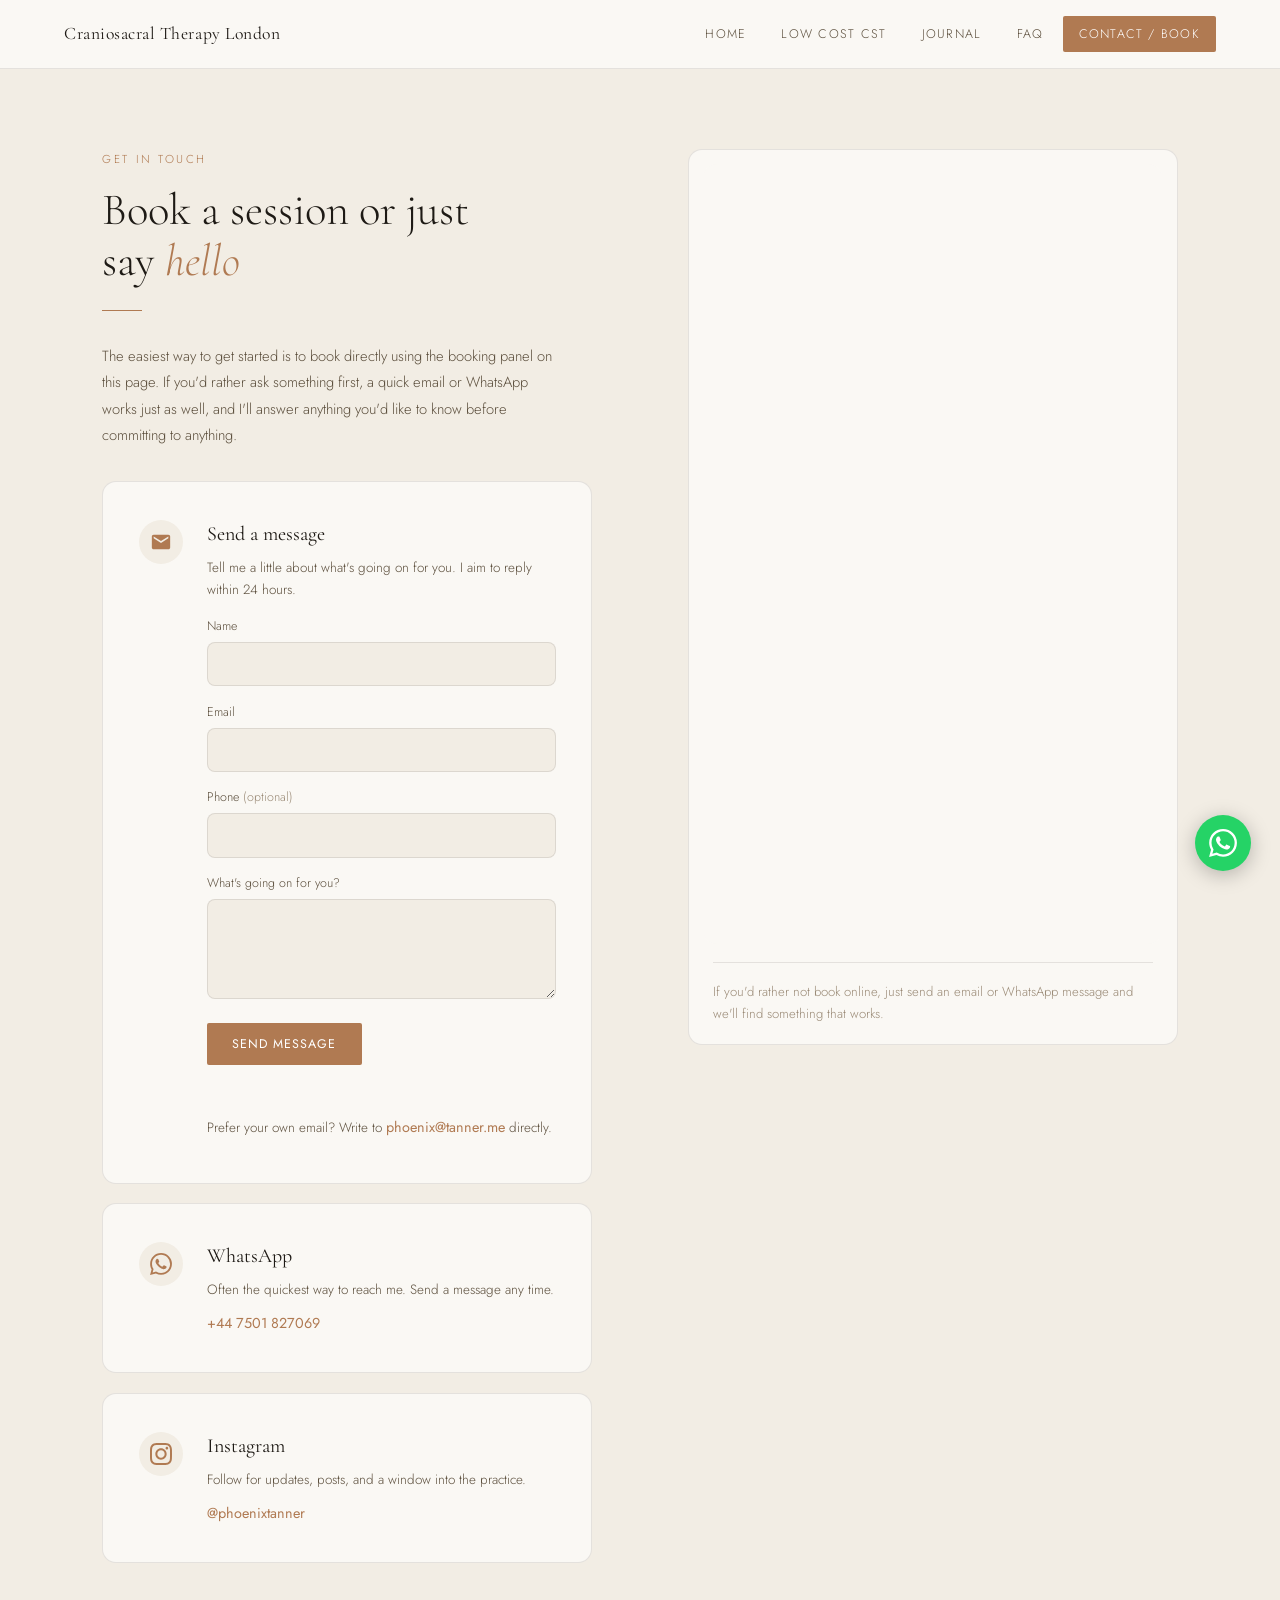
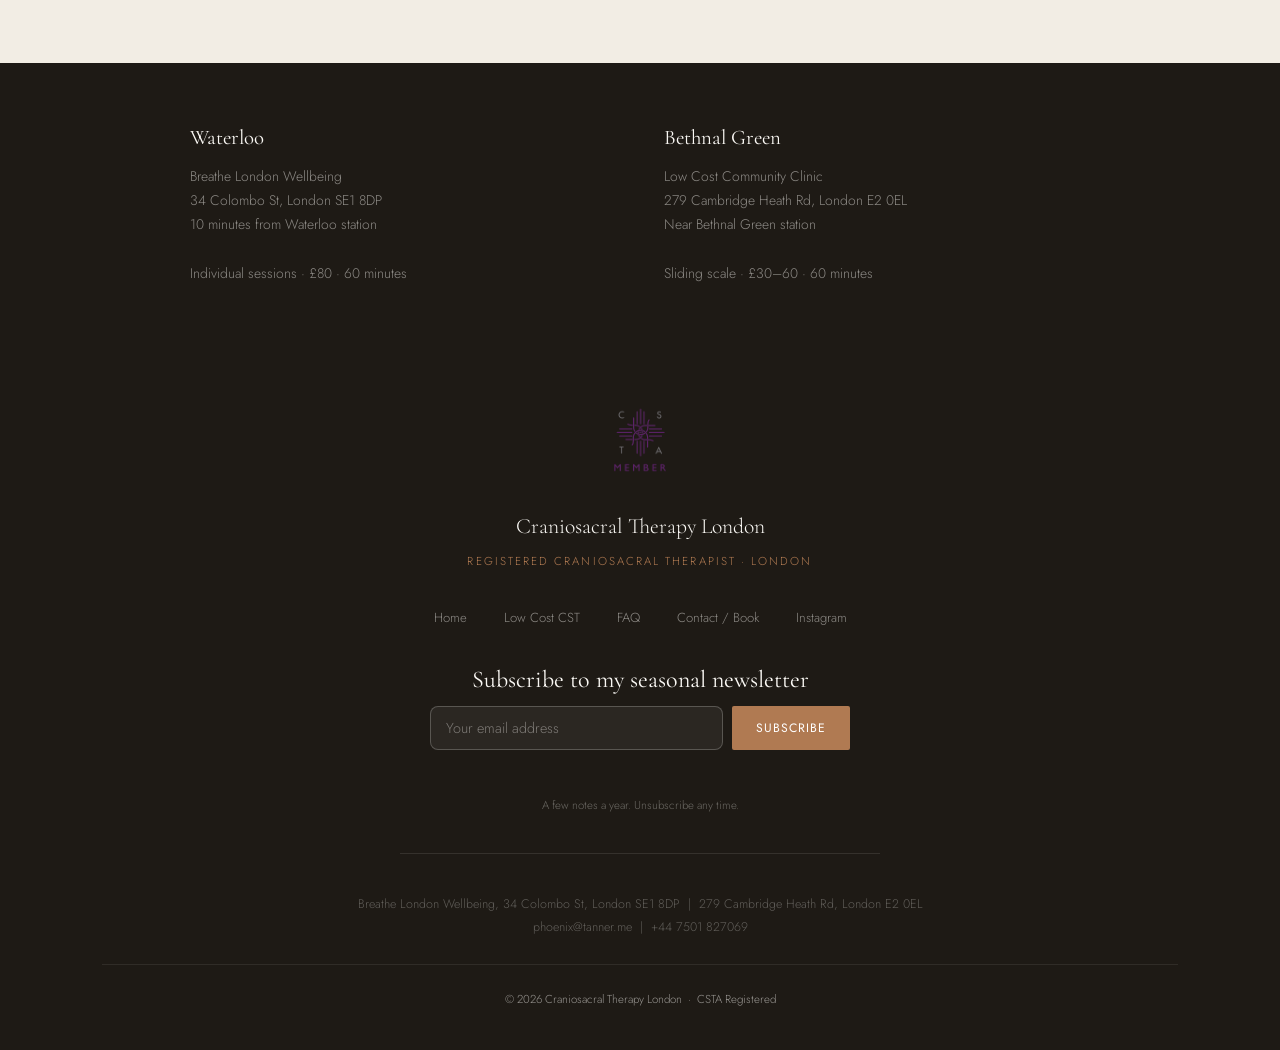
<file: contact.html>
<!DOCTYPE html>
<html lang="en-GB">
<head>
<meta charset="UTF-8">
<meta name="viewport" content="width=device-width, initial-scale=1.0">
<link rel="icon" href="/favicon.ico" sizes="32x32">
<link rel="icon" href="/favicon-48.png" type="image/png" sizes="48x48">
<link rel="icon" href="/favicon-192.png" type="image/png" sizes="192x192">
<link rel="apple-touch-icon" href="/apple-touch-icon.png">
<link rel="manifest" href="/site.webmanifest">
<title>Book Craniosacral Therapy in London | Contact Craniosacral Therapy London</title>
<meta name="description" content="Book a craniosacral therapy session in Bethnal Green or Waterloo, London. Email phoenix@tanner.me or WhatsApp +44 7501 827069. Sessions from £30.">
<meta name="robots" content="index, follow">
<link rel="canonical" href="https://craniosacraltherapylondon.com/contact">
<meta property="og:type" content="website">
<meta property="og:url" content="https://craniosacraltherapylondon.com/contact.html">
<meta property="og:title" content="Book Craniosacral Therapy London | Craniosacral Therapy London">
<meta property="og:description" content="Book a craniosacral therapy session in Bethnal Green or Waterloo, London. Sessions from £30.">
<meta property="og:locale" content="en_GB">
<link rel="preconnect" href="https://fonts.googleapis.com">
<link rel="preconnect" href="https://fonts.gstatic.com" crossorigin>
<link href="https://fonts.googleapis.com/css2?family=Cormorant+Garamond:ital,wght@0,300;0,400;0,500;1,300;1,400&family=Jost:wght@300;400;500&display=swap" rel="stylesheet">
<style>
:root{--cream:#faf8f4;--sand:#f2ede4;--clay:#b07a52;--terra:#9a6440;--deep:#1e1a15;--mid:#5c4f3d;--light:#9a8a76;--bord:rgba(30,26,21,0.1);--radius:14px;}
*,*::before,*::after{box-sizing:border-box;margin:0;padding:0;}
body{background:var(--cream);color:var(--deep);font-family:'Jost',sans-serif;font-weight:300;line-height:1.78;overflow-x:hidden;}
.wa-float{position:fixed;bottom:1.8rem;right:1.8rem;z-index:500;background:#25d366;color:#fff;border-radius:50%;width:56px;height:56px;display:flex;align-items:center;justify-content:center;box-shadow:0 4px 20px rgba(0,0,0,.25);transition:transform .25s;text-decoration:none;}
.wa-float:hover{transform:scale(1.08);}
.wa-float svg{width:28px;height:28px;fill:#fff;}
nav{position:sticky;top:0;z-index:200;background:rgba(250,248,244,.96);backdrop-filter:blur(10px);border-bottom:1px solid var(--bord);padding:0 5vw;}
.nav-inner{max-width:1200px;margin:0 auto;display:flex;align-items:center;justify-content:space-between;height:68px;}
.nav-logo{font-family:'Cormorant Garamond',serif;font-size:1.1rem;font-weight:400;letter-spacing:.03em;color:var(--deep);text-decoration:none;}
.nav-links{display:flex;list-style:none;align-items:center;gap:.2rem;}
.nav-links a{display:block;padding:.45rem 1rem;font-size:.78rem;letter-spacing:.1em;text-transform:uppercase;color:var(--mid);text-decoration:none;font-family:'Jost',sans-serif;font-weight:300;transition:color .25s;}
.nav-links a:hover,.nav-links a.active{color:var(--clay);}
.nav-book{background:var(--clay)!important;color:#fff!important;border-radius:2px;}
.nav-book:hover{background:var(--terra)!important;}
.nav-burger{display:none;flex-direction:column;gap:5px;background:none;border:none;cursor:pointer;padding:.5rem;}
.nav-burger span{display:block;width:22px;height:1.5px;background:var(--deep);transition:transform .3s,opacity .3s;}
.nav-burger.open span:nth-child(1){transform:translateY(6.5px) rotate(45deg);}
.nav-burger.open span:nth-child(2){opacity:0;}
.nav-burger.open span:nth-child(3){transform:translateY(-6.5px) rotate(-45deg);}
.eyebrow{font-size:.72rem;letter-spacing:.22em;text-transform:uppercase;color:var(--clay);margin-bottom:1rem;display:block;}
.rule{width:40px;height:1px;background:var(--clay);margin:1.5rem 0 2rem;}
h2.dsp{font-family:'Cormorant Garamond',serif;font-size:clamp(2rem,3.5vw,3.2rem);font-weight:300;line-height:1.12;margin-bottom:1.2rem;}
em{font-style:italic;color:var(--clay);}

/* CONTACT HERO */
.contact-hero{background:var(--sand);padding:5rem 8vw;}
.contact-hero-in{max-width:1100px;margin:0 auto;display:grid;grid-template-columns:1fr 1fr;gap:6rem;align-items:start;}
.contact-card{background:var(--cream);border-radius:var(--radius);padding:2.2rem;margin-bottom:1.2rem;display:flex;align-items:flex-start;gap:1.5rem;border:1px solid var(--bord);transition:transform .3s;}
.contact-card:hover{transform:translateY(-3px);}
.contact-icon{width:44px;height:44px;border-radius:50%;background:var(--sand);display:flex;align-items:center;justify-content:center;flex-shrink:0;margin-top:.2rem;}
.contact-icon svg{width:22px;height:22px;fill:var(--clay);}
.contact-card h3{font-family:'Cormorant Garamond',serif;font-size:1.25rem;font-weight:400;margin-bottom:.3rem;}
.contact-card p{font-size:.84rem;color:var(--mid);margin-bottom:.5rem;line-height:1.6;}
.contact-card a{color:var(--clay);text-decoration:none;font-size:.9rem;font-weight:400;}
.contact-card a:hover{text-decoration:underline;}

/* ENQUIRY FORM */
.enquiry-body{flex:1;min-width:0;}
.enquiry-form{display:flex;flex-direction:column;gap:.9rem;margin-top:.9rem;}
.enquiry-form label{font-size:.78rem;color:var(--mid);display:block;margin-bottom:.3rem;}
.enquiry-form input,.enquiry-form textarea{width:100%;font-family:'Jost',sans-serif;font-weight:300;font-size:.88rem;color:var(--deep);background:var(--sand);border:1px solid var(--bord);border-radius:8px;padding:.7rem .9rem;}
.enquiry-form textarea{min-height:100px;resize:vertical;}
.enquiry-form input:focus,.enquiry-form textarea:focus{outline:2px solid var(--clay);outline-offset:1px;}
.enquiry-hp{position:absolute;left:-9999px;width:1px;height:1px;overflow:hidden;}
.enquiry-form button{align-self:flex-start;background:var(--clay);color:#fff;border:none;border-radius:2px;padding:.75rem 1.6rem;font-family:'Jost',sans-serif;font-size:.78rem;letter-spacing:.08em;text-transform:uppercase;cursor:pointer;transition:background .25s;}
.enquiry-form button:hover{background:var(--terra);}
.enquiry-form button:disabled{opacity:.6;cursor:default;}
.enquiry-status{font-size:.84rem;min-height:1.2em;margin:0;}
.enquiry-status.ok{color:#3a7d4f;}
.enquiry-status.err{color:#b0523f;}
.enquiry-fallback{font-size:.78rem;color:var(--light);margin-top:.8rem;}
.enquiry-fallback a{color:var(--clay);text-decoration:none;}
.enquiry-fallback a:hover{text-decoration:underline;}

/* BOOKING PANEL */
.book-panel{background:var(--cream);border:1px solid var(--bord);border-radius:var(--radius);padding:.9rem;}
.book-frame{display:block;width:100%;height:780px;border:0;border-radius:var(--radius);background:var(--cream);}
.book-footer{margin:1.1rem .6rem .3rem;font-size:.82rem;color:var(--light);line-height:1.7;padding-top:1.1rem;border-top:1px solid var(--bord);}

/* LOCATION STRIP */
.loc-strip{background:var(--deep);padding:3.5rem 8vw;}
.loc-strip-in{max-width:900px;margin:0 auto;display:grid;grid-template-columns:1fr 1fr;gap:3rem;}
.loc-item h3{font-family:'Cormorant Garamond',serif;font-size:1.3rem;font-weight:400;color:var(--cream);margin-bottom:.5rem;}
.loc-item p{font-size:.87rem;color:rgba(250,248,244,.5);line-height:1.75;}

footer{background:var(--deep);color:rgba(250,248,244,.55);padding:4rem 8vw 2.5rem;text-align:center;}
.f-csta{display:flex;justify-content:center;margin-bottom:2rem;}
.f-csta img{width:70px;opacity:.85;}
.f-name{font-family:'Cormorant Garamond',serif;font-size:1.35rem;color:var(--cream);margin-bottom:.3rem;}
.f-title{font-size:.72rem;letter-spacing:.18em;text-transform:uppercase;color:var(--clay);margin-bottom:2rem;}
.f-links{margin-bottom:2rem;}
.f-links a{font-size:.82rem;color:rgba(250,248,244,.5);text-decoration:none;margin:0 1rem;transition:color .25s;}
.f-links a:hover{color:var(--clay);}
.f-nap{font-style:normal;font-size:.78rem;color:rgba(250,248,244,.3);margin-bottom:1.5rem;line-height:1.9;}
.f-nap a{color:rgba(250,248,244,.3);text-decoration:none;}
.f-bottom{font-size:.72rem;border-top:1px solid rgba(250,248,244,.08);padding-top:1.5rem;}
.fi{opacity:0;transform:translateY(22px);transition:opacity .7s ease,transform .7s ease;}
.fi.v{opacity:1;transform:none;}

@media(max-width:960px){
  .contact-hero-in{grid-template-columns:1fr;gap:3rem;}
  .loc-strip-in{grid-template-columns:1fr;}
}
@media(max-width:680px){
  .nav-links{display:none;flex-direction:column;position:absolute;top:68px;left:0;right:0;background:rgba(250,248,244,.98);backdrop-filter:blur(10px);border-bottom:1px solid var(--bord);padding:1rem 5vw 2rem;}
  .nav-links.open{display:flex;}
  .nav-burger{display:flex;}
  .contact-hero,.loc-strip{padding:3.5rem 5vw;}
  .book-panel{padding:.6rem;}
  .book-frame{height:720px;}
}
</style>
<!-- Google tag (gtag.js) -->
<script async src="https://www.googletagmanager.com/gtag/js?id=G-5ZW5PGE2YG"></script>
<script>
  window.dataLayer = window.dataLayer || [];
  function gtag(){dataLayer.push(arguments);}
  gtag('js', new Date());
  gtag('config', 'G-5ZW5PGE2YG');
</script><script type="application/ld+json">
{
  "@context": "https://schema.org",
  "@type": "BreadcrumbList",
  "itemListElement": [{"@type":"ListItem","position":1,"name":"Home","item":"https://craniosacraltherapylondon.com/"},{"@type":"ListItem","position":2,"name":"Contact","item":"https://craniosacraltherapylondon.com/contact"}]
}
</script>
<link rel="stylesheet" href="/assets/newsletter.css">
</head>
<body>
<a href="https://wa.me/447501827069?text=Hello%20Phoenix" class="wa-float" target="_blank" rel="noopener" aria-label="WhatsApp Phoenix">
  <svg viewBox="0 0 24 24"><path d="M17.472 14.382c-.297-.149-1.758-.867-2.03-.967-.273-.099-.471-.148-.67.15-.197.297-.767.966-.94 1.164-.173.199-.347.223-.644.075-.297-.15-1.255-.463-2.39-1.475-.883-.788-1.48-1.761-1.653-2.059-.173-.297-.018-.458.13-.606.134-.133.298-.347.446-.52.149-.174.198-.298.298-.497.099-.198.05-.371-.025-.52-.075-.149-.669-1.612-.916-2.207-.242-.579-.487-.5-.669-.51-.173-.008-.371-.01-.57-.01-.198 0-.52.074-.792.372-.272.297-1.04 1.016-1.04 2.479 0 1.462 1.065 2.875 1.213 3.074.149.198 2.096 3.2 5.077 4.487.709.306 1.262.489 1.694.625.712.227 1.36.195 1.871.118.571-.085 1.758-.719 2.006-1.413.248-.694.248-1.289.173-1.413-.074-.124-.272-.198-.57-.347m-5.421 7.403h-.004a9.87 9.87 0 01-5.031-1.378l-.361-.214-3.741.982.998-3.648-.235-.374a9.86 9.86 0 01-1.51-5.26c.001-5.45 4.436-9.884 9.888-9.884 2.64 0 5.122 1.03 6.988 2.898a9.825 9.825 0 012.893 6.994c-.003 5.45-4.437 9.884-9.885 9.884m8.413-18.297A11.815 11.815 0 0012.05 0C5.495 0 .16 5.335.157 11.892c0 2.096.547 4.142 1.588 5.945L.057 24l6.305-1.654a11.882 11.882 0 005.683 1.448h.005c6.554 0 11.89-5.335 11.893-11.893a11.821 11.821 0 00-3.48-8.413z"/></svg>
</a>
<nav aria-label="Main navigation">
  <div class="nav-inner">
    <a class='nav-logo' href='/'>Craniosacral Therapy London</a>
    <ul class="nav-links" id="navLinks">
      <li><a href='/'>Home</a></li>
      <li><a href='/community-clinic'>Low Cost CST</a></li>
      <li><a href='/journal'>Journal</a></li>
      <li><a href='/faq'>FAQ</a></li>
      <li><a class='nav-book active' href='/contact'>Contact / Book</a></li>
    </ul>
    <button class="nav-burger" id="navBurger" aria-label="Toggle menu" aria-expanded="false"><span></span><span></span><span></span></button>
  </div>
</nav>
<main id="main">

<section class="contact-hero" aria-labelledby="contact-h">
  <div class="contact-hero-in">

    <!-- Contact details -->
    <div class="fi">
      <span class="eyebrow">Get in Touch</span>
      <h2 class="dsp" id="contact-h">Book a session or just<br>say <em>hello</em></h2>
      <div class="rule"></div>
      <p style="font-size:.92rem;color:var(--mid);margin-bottom:2rem;max-width:460px;line-height:1.8">The easiest way to get started is to book directly using the booking panel on this page. If you'd rather ask something first, a quick email or WhatsApp works just as well, and I'll answer anything you'd like to know before committing to anything.</p>

      <div class="contact-card enquiry-card" id="enquiry">
        <div class="contact-icon">
          <svg viewBox="0 0 24 24"><path d="M20 4H4c-1.1 0-2 .9-2 2v12c0 1.1.9 2 2 2h16c1.1 0 2-.9 2-2V6c0-1.1-.9-2-2-2zm0 4l-8 5-8-5V6l8 5 8-5v2z"/></svg>
        </div>
        <div class="enquiry-body">
          <h3>Send a message</h3>
          <p>Tell me a little about what's going on for you. I aim to reply within 24 hours.</p>
          <form class="enquiry-form" id="enquiryForm" novalidate>
            <div>
              <label for="enq-name">Name</label>
              <input id="enq-name" name="name" type="text" autocomplete="name" required>
            </div>
            <div>
              <label for="enq-email">Email</label>
              <input id="enq-email" name="email" type="email" autocomplete="email" required>
            </div>
            <div>
              <label for="enq-phone">Phone <span style="color:var(--light)">(optional)</span></label>
              <input id="enq-phone" name="phone" type="tel" autocomplete="tel">
            </div>
            <div>
              <label for="enq-message">What's going on for you?</label>
              <textarea id="enq-message" name="message" required></textarea>
            </div>
            <div class="enquiry-hp" aria-hidden="true">
              <label for="enq-company">Company</label>
              <input id="enq-company" name="company" type="text" tabindex="-1" autocomplete="off">
            </div>
            <button type="submit">Send message</button>
            <p class="enquiry-status" id="enquiryStatus" role="status" aria-live="polite"></p>
          </form>
          <p class="enquiry-fallback">Prefer your own email? Write to <a href="mailto:phoenix@tanner.me">phoenix@tanner.me</a> directly.</p>
        </div>
      </div>

      <div class="contact-card">
        <div class="contact-icon">
          <svg viewBox="0 0 24 24"><path d="M17.472 14.382c-.297-.149-1.758-.867-2.03-.967-.273-.099-.471-.148-.67.15-.197.297-.767.966-.94 1.164-.173.199-.347.223-.644.075-.297-.15-1.255-.463-2.39-1.475-.883-.788-1.48-1.761-1.653-2.059-.173-.297-.018-.458.13-.606.134-.133.298-.347.446-.52.149-.174.198-.298.298-.497.099-.198.05-.371-.025-.52-.075-.149-.669-1.612-.916-2.207-.242-.579-.487-.5-.669-.51-.173-.008-.371-.01-.57-.01-.198 0-.52.074-.792.372-.272.297-1.04 1.016-1.04 2.479 0 1.462 1.065 2.875 1.213 3.074.149.198 2.096 3.2 5.077 4.487.709.306 1.262.489 1.694.625.712.227 1.36.195 1.871.118.571-.085 1.758-.719 2.006-1.413.248-.694.248-1.289.173-1.413-.074-.124-.272-.198-.57-.347m-5.421 7.403h-.004a9.87 9.87 0 01-5.031-1.378l-.361-.214-3.741.982.998-3.648-.235-.374a9.86 9.86 0 01-1.51-5.26c.001-5.45 4.436-9.884 9.888-9.884 2.64 0 5.122 1.03 6.988 2.898a9.825 9.825 0 012.893 6.994c-.003 5.45-4.437 9.884-9.885 9.884m8.413-18.297A11.815 11.815 0 0012.05 0C5.495 0 .16 5.335.157 11.892c0 2.096.547 4.142 1.588 5.945L.057 24l6.305-1.654a11.882 11.882 0 005.683 1.448h.005c6.554 0 11.89-5.335 11.893-11.893a11.821 11.821 0 00-3.48-8.413z"/></svg>
        </div>
        <div>
          <h3>WhatsApp</h3>
          <p>Often the quickest way to reach me. Send a message any time.</p>
          <a href="https://wa.me/447501827069?text=Hello%20Phoenix" target="_blank" rel="noopener">+44 7501 827069</a>
        </div>
      </div>

      <div class="contact-card">
        <div class="contact-icon">
          <svg viewBox="0 0 24 24"><path d="M12 2.163c3.204 0 3.584.012 4.85.07 3.252.148 4.771 1.691 4.919 4.919.058 1.265.069 1.645.069 4.849 0 3.205-.012 3.584-.069 4.849-.149 3.225-1.664 4.771-4.919 4.919-1.266.058-1.644.07-4.85.07-3.204 0-3.584-.012-4.849-.07-3.26-.149-4.771-1.699-4.919-4.92-.058-1.265-.07-1.644-.07-4.849 0-3.204.013-3.583.07-4.849.149-3.227 1.664-4.771 4.919-4.919 1.266-.057 1.645-.069 4.849-.069zm0-2.163c-3.259 0-3.667.014-4.947.072-4.358.2-6.78 2.618-6.98 6.98-.059 1.281-.073 1.689-.073 4.948 0 3.259.014 3.668.072 4.948.2 4.358 2.618 6.78 6.98 6.98 1.281.058 1.689.072 4.948.072 3.259 0 3.668-.014 4.948-.072 4.354-.2 6.782-2.618 6.979-6.98.059-1.28.073-1.689.073-4.948 0-3.259-.014-3.667-.072-4.947-.196-4.354-2.617-6.78-6.979-6.98-1.281-.059-1.69-.073-4.949-.073zm0 5.838c-3.403 0-6.162 2.759-6.162 6.162s2.759 6.163 6.162 6.163 6.162-2.759 6.162-6.163c0-3.403-2.759-6.162-6.162-6.162zm0 10.162c-2.209 0-4-1.79-4-4 0-2.209 1.791-4 4-4s4 1.791 4 4c0 2.21-1.791 4-4 4zm6.406-11.845c-.796 0-1.441.645-1.441 1.44s.645 1.44 1.441 1.44c.795 0 1.439-.645 1.439-1.44s-.644-1.44-1.439-1.44z"/></svg>
        </div>
        <div>
          <h3>Instagram</h3>
          <p>Follow for updates, posts, and a window into the practice.</p>
          <a href="https://www.instagram.com/phoenixtanner/" target="_blank" rel="noopener">@phoenixtanner</a>
        </div>
      </div>
    </div>

    <!-- Booking panel -->
    <div class="fi">
      <div class="book-panel">
        <iframe class="book-frame" src="https://cstlfalcrum.vercel.app/book" title="Booking page, book a craniosacral therapy session" loading="eager"></iframe>
        <p class="book-footer">If you'd rather not book online, just send an email or WhatsApp message and we'll find something that works.</p>
      </div>
    </div>

  </div>
</section>

<!-- LOCATION STRIP -->
<div class="loc-strip" aria-label="Locations">
  <div class="loc-strip-in">
    <div class="loc-item">
      <h3>Waterloo</h3>
      <p>Breathe London Wellbeing<br>34 Colombo St, London SE1 8DP<br>10 minutes from Waterloo station<br><br>Individual sessions &middot; £80 &middot; 60 minutes</p>
    </div>
    <div class="loc-item">
      <h3>Bethnal Green</h3>
      <p>Low Cost Community Clinic<br>279 Cambridge Heath Rd, London E2 0EL<br>Near Bethnal Green station<br><br>Sliding scale &middot; £30&ndash;60 &middot; 60 minutes</p>
    </div>
  </div>
</div>

</main>
<footer>
  <div class="f-csta"><img src="photos/csta-member-logo-png-600x600-transparent.png" alt="CSTA Member" width="70" height="70" loading="lazy"></div>
  <div class="f-name">Craniosacral Therapy London</div>
  <div class="f-title">Registered Craniosacral Therapist · London</div>
  <div class="f-links">
    <a href='/'>Home</a>
    <a href='/community-clinic'>Low Cost CST</a>
    <a href='/faq'>FAQ</a>
    <a href='/contact'>Contact / Book</a>
    <a href="https://www.instagram.com/phoenixtanner/" target="_blank" rel="noopener">Instagram</a>
  </div>
  <div class="nl-signup">
    <div class="nl-heading">Subscribe to my seasonal newsletter</div>
    <form class="nl-form" id="newsletterForm" novalidate>
      <input id="nl-email" name="email" type="email" class="nl-input" placeholder="Your email address" aria-label="Email address" autocomplete="email" required>
      <div class="nl-hp" aria-hidden="true">
        <label for="nl-website">Website</label>
        <input id="nl-website" name="website" type="text" tabindex="-1" autocomplete="off">
      </div>
      <button type="submit" class="nl-btn">Subscribe</button>
    </form>
    <p class="nl-status" id="newsletterStatus" role="status" aria-live="polite"></p>
    <p class="nl-fineprint">A few notes a year. Unsubscribe any time.</p>
  </div>
  <address class="f-nap">
    Breathe London Wellbeing, 34 Colombo St, London SE1 8DP &nbsp;|&nbsp; 279 Cambridge Heath Rd, London E2 0EL<br>
    <a href="mailto:phoenix@tanner.me">phoenix@tanner.me</a> &nbsp;|&nbsp; <a href="tel:+447501827069">+44 7501 827069</a>
  </address>
  <div class="f-bottom">&copy; <span id="yr"></span> Craniosacral Therapy London &nbsp;&middot;&nbsp; CSTA Registered</div>
</footer>
<script>
document.getElementById('yr').textContent=new Date().getFullYear();
const burger=document.getElementById('navBurger'),links=document.getElementById('navLinks');
burger.addEventListener('click',()=>{const o=links.classList.toggle('open');burger.classList.toggle('open',o);burger.setAttribute('aria-expanded',o);});
links.querySelectorAll('a').forEach(a=>a.addEventListener('click',()=>{links.classList.remove('open');burger.classList.remove('open');}));
const io=new IntersectionObserver(e=>{e.forEach((en,i)=>{if(en.isIntersecting){setTimeout(()=>en.target.classList.add('v'),i*70);io.unobserve(en.target);}});},{threshold:0.08});
document.querySelectorAll('.fi').forEach(el=>io.observe(el));
</script>
<script defer src="/assets/track.js"></script>
</body>
</html>
</file>
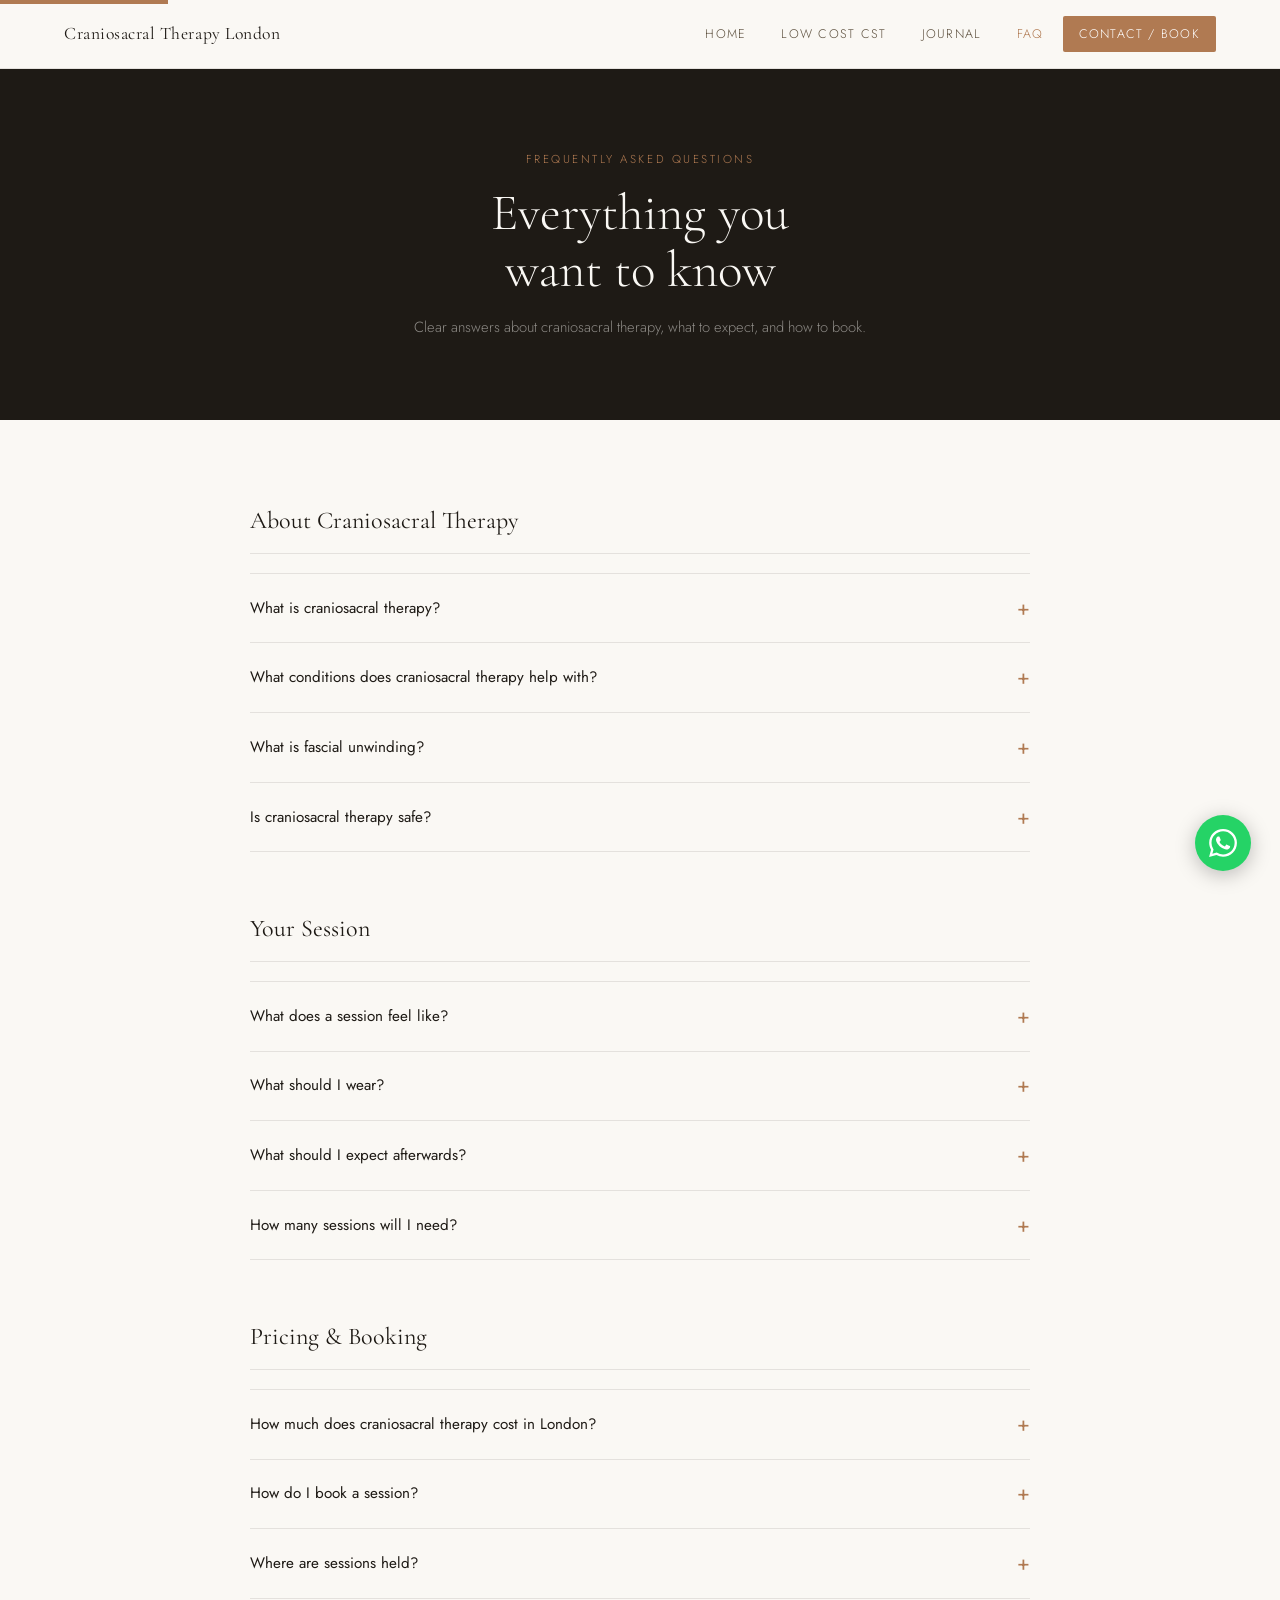
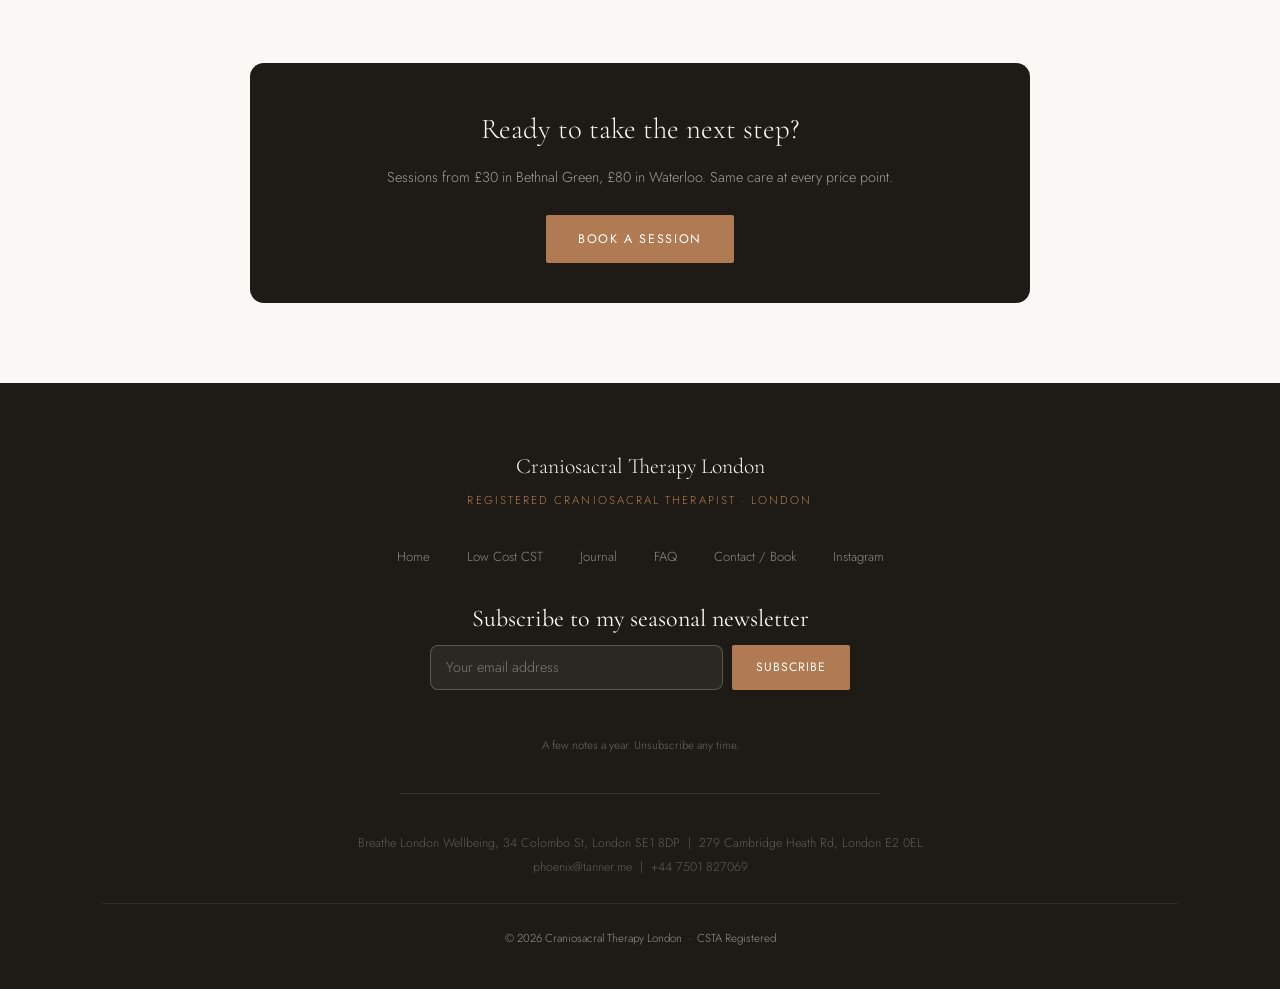
<file: faq.html>
<!DOCTYPE html>
<html lang="en-GB">
<head>
<meta charset="UTF-8">
<meta name="viewport" content="width=device-width, initial-scale=1.0">
<link rel="icon" href="/favicon.ico" sizes="32x32">
<link rel="icon" href="/favicon-48.png" type="image/png" sizes="48x48">
<link rel="icon" href="/favicon-192.png" type="image/png" sizes="192x192">
<link rel="apple-touch-icon" href="/apple-touch-icon.png">
<link rel="manifest" href="/site.webmanifest">
<title>FAQ | Craniosacral Therapy London</title>
<meta name="description" content="Frequently asked questions about craniosacral therapy, fascial unwinding, sessions, pricing, and booking. CSTA-registered therapist Phoenix Tanner, London.">
<meta name="robots" content="index, follow">
<link rel="canonical" href="https://craniosacraltherapylondon.com/faq">
<meta property="og:type" content="website">
<meta property="og:title" content="FAQ | Craniosacral Therapy London">
<meta property="og:description" content="Common questions about craniosacral therapy sessions, pricing, and what to expect.">
<meta property="og:locale" content="en_GB">
<link rel="preconnect" href="https://fonts.googleapis.com">
<link rel="preconnect" href="https://fonts.gstatic.com" crossorigin>
<link href="https://fonts.googleapis.com/css2?family=Cormorant+Garamond:ital,wght@0,300;0,400;0,500;1,300;1,400&family=Jost:wght@300;400;500&display=swap" rel="stylesheet">
<style>
:root{--cream:#faf8f4;--sand:#f2ede4;--clay:#b07a52;--terra:#9a6440;--deep:#1e1a15;--mid:#5c4f3d;--light:#9a8a76;--bord:rgba(30,26,21,0.1);--radius:14px;}
*,*::before,*::after{box-sizing:border-box;margin:0;padding:0;}
html{scroll-behavior:smooth;}
body{background:var(--cream);color:var(--deep);font-family:'Jost',sans-serif;font-weight:300;line-height:1.78;overflow-x:hidden;}
.skip-link{position:absolute;top:-40px;left:0;background:var(--clay);color:#fff;padding:.5rem 1rem;z-index:9999;transition:top .2s;}
.skip-link:focus{top:0;}
.wa-float{position:fixed;bottom:1.8rem;right:1.8rem;z-index:500;background:#25d366;color:#fff;border-radius:50%;width:56px;height:56px;display:flex;align-items:center;justify-content:center;box-shadow:0 4px 20px rgba(0,0,0,.25);transition:transform .25s;text-decoration:none;}
.wa-float:hover{transform:scale(1.08);}
.wa-float svg{width:28px;height:28px;fill:#fff;}
nav{position:sticky;top:0;z-index:200;background:rgba(250,248,244,.96);backdrop-filter:blur(10px);border-bottom:1px solid var(--bord);padding:0 5vw;}
.nav-inner{max-width:1200px;margin:0 auto;display:flex;align-items:center;justify-content:space-between;height:68px;}
.nav-logo{font-family:'Cormorant Garamond',serif;font-size:1.1rem;font-weight:400;letter-spacing:.03em;color:var(--deep);text-decoration:none;}
.nav-links{display:flex;list-style:none;align-items:center;gap:.2rem;}
.nav-links a{display:block;padding:.45rem 1rem;font-size:.78rem;letter-spacing:.1em;text-transform:uppercase;color:var(--mid);text-decoration:none;font-family:'Jost',sans-serif;font-weight:300;transition:color .25s;}
.nav-links a:hover,.nav-links a.active{color:var(--clay);}
.nav-book{background:var(--clay)!important;color:#fff!important;border-radius:2px;}
.nav-burger{display:none;flex-direction:column;gap:5px;background:none;border:none;cursor:pointer;padding:.5rem;}
.nav-burger span{display:block;width:22px;height:1.5px;background:var(--deep);transition:transform .3s,opacity .3s;}
.nav-burger.open span:nth-child(1){transform:translateY(6.5px) rotate(45deg);}
.nav-burger.open span:nth-child(2){opacity:0;}
.nav-burger.open span:nth-child(3){transform:translateY(-6.5px) rotate(-45deg);}
.eyebrow{font-size:.72rem;letter-spacing:.22em;text-transform:uppercase;color:var(--clay);margin-bottom:1rem;display:block;}
.rule{width:40px;height:1px;background:var(--clay);margin:1.5rem 0 2rem;}
.rule-c{margin-left:auto;margin-right:auto;}
h2.dsp{font-family:'Cormorant Garamond',serif;font-size:clamp(2rem,3.5vw,3.2rem);font-weight:300;line-height:1.12;margin-bottom:1.2rem;}
em{font-style:italic;color:var(--clay);}
.btn{display:inline-block;padding:.8rem 2rem;font-size:.78rem;letter-spacing:.13em;text-transform:uppercase;border-radius:2px;cursor:pointer;border:none;font-family:'Jost',sans-serif;font-weight:400;transition:background .25s,color .25s;text-decoration:none;}
.btn-s{background:var(--clay);color:#fff;}
.btn-s:hover{background:var(--terra);}
.fi{opacity:0;transform:translateY(22px);transition:opacity .7s ease,transform .7s ease;}
.fi.v{opacity:1;transform:none;}
/* HERO */
.page-hero{background:var(--deep);padding:5rem 8vw;text-align:center;}
.page-hero h1{font-family:'Cormorant Garamond',serif;font-size:clamp(2.2rem,4vw,3.8rem);font-weight:300;line-height:1.1;color:var(--cream);max-width:700px;margin:0 auto 1rem;}
.page-hero p{font-size:.92rem;color:rgba(250,248,244,.5);max-width:500px;margin:0 auto;}
/* FAQ */
.faq-main{padding:5rem 8vw;}
.faq-wrap{max-width:780px;margin:0 auto;}
.faq-group{margin-bottom:3.5rem;}
.faq-group-title{font-family:'Cormorant Garamond',serif;font-size:1.5rem;font-weight:400;color:var(--deep);margin-bottom:1.2rem;padding-bottom:.6rem;border-bottom:1px solid var(--bord);}
details{border-bottom:1px solid var(--bord);}
details:first-of-type{border-top:1px solid var(--bord);}
summary{display:flex;justify-content:space-between;align-items:center;padding:1.3rem 0;cursor:pointer;list-style:none;font-weight:400;font-size:.95rem;}
summary::-webkit-details-marker{display:none;}
summary::after{content:'+';color:var(--clay);font-size:1.3rem;flex-shrink:0;margin-left:1rem;transition:transform .3s;line-height:1;}
details[open] summary::after{transform:rotate(45deg);}
.faq-answer{padding:.2rem 0 1.5rem;font-size:.9rem;color:var(--mid);line-height:1.75;}
/* CTA strip */
.faq-cta{background:var(--deep);border-radius:var(--radius);padding:2.5rem;text-align:center;margin:4rem 0 0;}
.faq-cta h3{font-family:'Cormorant Garamond',serif;font-size:1.8rem;font-weight:300;color:var(--cream);margin-bottom:.7rem;}
.faq-cta p{font-size:.9rem;color:rgba(250,248,244,.6);margin-bottom:1.5rem;}
/* FOOTER */
footer{background:var(--deep);color:rgba(250,248,244,.55);padding:4rem 8vw 2.5rem;text-align:center;}
.f-name{font-family:'Cormorant Garamond',serif;font-size:1.35rem;color:var(--cream);margin-bottom:.3rem;}
.f-title{font-size:.72rem;letter-spacing:.18em;text-transform:uppercase;color:var(--clay);margin-bottom:2rem;}
.f-links{margin-bottom:2rem;}
.f-links a{font-size:.82rem;color:rgba(250,248,244,.5);text-decoration:none;margin:0 1rem;transition:color .25s;}
.f-links a:hover{color:var(--clay);}
.f-nap{font-style:normal;font-size:.78rem;color:rgba(250,248,244,.3);margin-bottom:1.5rem;line-height:1.9;}
.f-nap a{color:rgba(250,248,244,.3);text-decoration:none;}
.f-bottom{font-size:.72rem;border-top:1px solid rgba(250,248,244,.08);padding-top:1.5rem;}
@media(max-width:680px){
  .nav-links{display:none;flex-direction:column;position:absolute;top:68px;left:0;right:0;background:rgba(250,248,244,.98);backdrop-filter:blur(10px);border-bottom:1px solid var(--bord);padding:1rem 5vw 2rem;}
  .nav-links.open{display:flex;}
  .nav-burger{display:flex;}
  .faq-main,.page-hero{padding:3.5rem 5vw;}
}
</style>
<!-- Google tag (gtag.js) -->
<script async src="https://www.googletagmanager.com/gtag/js?id=G-5ZW5PGE2YG"></script>
<script>
  window.dataLayer = window.dataLayer || [];
  function gtag(){dataLayer.push(arguments);}
  gtag('js', new Date());
  gtag('config', 'G-5ZW5PGE2YG');
</script><script type="application/ld+json">
{
  "@context": "https://schema.org",
  "@type": "FAQPage",
  "name": "Craniosacral Therapy FAQ",
  "url": "https://craniosacraltherapylondon.com/faq",
  "mainEntity": [
    {"@type":"Question","name":"What is craniosacral therapy?","acceptedAnswer":{"@type":"Answer","text":"Craniosacral therapy (CST) is a gentle, hands-on therapy that supports the body's natural ability to heal and self-regulate. Using a very light touch, often no heavier than the weight of a coin, a trained therapist works with the subtle rhythms of the craniosacral system to release tension and support the nervous system."}},
    {"@type":"Question","name":"What conditions does craniosacral therapy help with?","acceptedAnswer":{"@type":"Answer","text":"CST can help with migraines and chronic headaches, anxiety and stress, jaw tension (TMJ disorder), insomnia, burnout and fatigue, chronic pain, nervous system dysregulation, trauma and PTSD, post-natal recovery, and back and neck tension."}},
    {"@type":"Question","name":"What is fascial unwinding?","acceptedAnswer":{"@type":"Answer","text":"Fascia is the connective tissue that runs throughout the body. Fascial unwinding is a gentle technique where your therapist supports part of your body and follows wherever the tissue wants to move, allowing the body to release deeply held patterns of tension in its own way."}},
    {"@type":"Question","name":"Is craniosacral therapy safe?","acceptedAnswer":{"@type":"Answer","text":"Yes. CST is extremely gentle, uses no manipulation, pressure, or force, and is safe for people of all ages, including pregnant women, babies, children, and the elderly. Phoenix Tanner is registered with the Craniosacral Therapy Association (CSTA), the UK's leading regulatory body."}},
    {"@type":"Question","name":"What does a session feel like?","acceptedAnswer":{"@type":"Answer","text":"Each session begins with a short check-in. You lie fully clothed on a comfortable therapy table. Many people experience deep relaxation, warmth, tingling, or spontaneous gentle movement. Emotions sometimes surface and are welcomed as part of the process."}},
    {"@type":"Question","name":"What should I wear?","acceptedAnswer":{"@type":"Answer","text":"Comfortable, loose clothing is ideal. You remain fully clothed throughout the session. Avoid wearing a belt or anything restrictive around the waist."}},
    {"@type":"Question","name":"What should I expect afterwards?","acceptedAnswer":{"@type":"Answer","text":"Most people feel deeply relaxed in the hours after a session. Some feel emotional without knowing quite why. Occasionally there is a brief period of increased tiredness as the body continues to reorganise."}},
    {"@type":"Question","name":"How many sessions will I need?","acceptedAnswer":{"@type":"Answer","text":"This varies. Some people notice significant shifts after one or two sessions; others prefer regular ongoing sessions. For issues that have been present for a long time, the body often benefits from three to six sessions."}},
    {"@type":"Question","name":"How much does craniosacral therapy cost in London?","acceptedAnswer":{"@type":"Answer","text":"Individual sessions at the Waterloo location cost £80 for 60 minutes. The Bethnal Green community clinic offers low cost craniosacral therapy on a sliding scale from £30 to £60 based on your financial circumstances. No proof of income is required."}},
    {"@type":"Question","name":"How do I book a session?","acceptedAnswer":{"@type":"Answer","text":"Email phoenix@tanner.me or send a WhatsApp message to +44 7501 827069. Sessions are offered on a flexible schedule across Waterloo and Bethnal Green."}},
    {"@type":"Question","name":"Where are sessions held?","acceptedAnswer":{"@type":"Answer","text":"Waterloo: Breathe London Wellbeing, 34 Colombo St, SE1 8DP (2 minutes from Waterloo station). Bethnal Green: Low Cost Community Clinic at 279 Cambridge Heath Rd, E2 0EL (near Bethnal Green station)."}}
  ]
}
</script>
<link rel="stylesheet" href="/assets/newsletter.css">
</head>
<body>
<a href="#main" class="skip-link">Skip to main content</a>
<a href="https://wa.me/447501827069?text=Hello%20Phoenix" class="wa-float" target="_blank" rel="noopener" aria-label="WhatsApp Phoenix">
  <svg viewBox="0 0 24 24"><path d="M17.472 14.382c-.297-.149-1.758-.867-2.03-.967-.273-.099-.471-.148-.67.15-.197.297-.767.966-.94 1.164-.173.199-.347.223-.644.075-.297-.15-1.255-.463-2.39-1.475-.883-.788-1.48-1.761-1.653-2.059-.173-.297-.018-.458.13-.606.134-.133.298-.347.446-.52.149-.174.198-.298.298-.497.099-.198.05-.371-.025-.52-.075-.149-.669-1.612-.916-2.207-.242-.579-.487-.5-.669-.51-.173-.008-.371-.01-.57-.01-.198 0-.52.074-.792.372-.272.297-1.04 1.016-1.04 2.479 0 1.462 1.065 2.875 1.213 3.074.149.198 2.096 3.2 5.077 4.487.709.306 1.262.489 1.694.625.712.227 1.36.195 1.871.118.571-.085 1.758-.719 2.006-1.413.248-.694.248-1.289.173-1.413-.074-.124-.272-.198-.57-.347m-5.421 7.403h-.004a9.87 9.87 0 01-5.031-1.378l-.361-.214-3.741.982.998-3.648-.235-.374a9.86 9.86 0 01-1.51-5.26c.001-5.45 4.436-9.884 9.888-9.884 2.64 0 5.122 1.03 6.988 2.898a9.825 9.825 0 012.893 6.994c-.003 5.45-4.437 9.884-9.885 9.884m8.413-18.297A11.815 11.815 0 0012.05 0C5.495 0 .16 5.335.157 11.892c0 2.096.547 4.142 1.588 5.945L.057 24l6.305-1.654a11.882 11.882 0 005.683 1.448h.005c6.554 0 11.89-5.335 11.893-11.893a11.821 11.821 0 00-3.48-8.413z"/></svg>
</a>
<nav aria-label="Main navigation">
  <div class="nav-inner">
    <a class='nav-logo' href='/'>Craniosacral Therapy London</a>
    <ul class="nav-links" id="navLinks">
      <li><a href='/'>Home</a></li>
      <li><a href='/community-clinic'>Low Cost CST</a></li>
      <li><a href='/journal'>Journal</a></li>
      <li><a class='active' href='/faq'>FAQ</a></li>
      <li><a class='nav-book' href='/contact'>Contact / Book</a></li>
    </ul>
    <button class="nav-burger" id="navBurger" aria-label="Toggle menu" aria-expanded="false"><span></span><span></span><span></span></button>
  </div>
</nav>
<main id="main">
<div class="page-hero">
  <span class="eyebrow">Frequently Asked Questions</span>
  <h1>Everything you<br>want to know</h1>
  <p>Clear answers about craniosacral therapy, what to expect, and how to book.</p>
</div>
<section class="faq-main">
  <div class="faq-wrap">

    <div class="faq-group fi">
      <h2 class="faq-group-title">About Craniosacral Therapy</h2>
      <details><summary>What is craniosacral therapy?</summary><p class="faq-answer">Craniosacral therapy (CST) is a gentle, hands-on therapy that supports the body's natural ability to heal and self-regulate. Using a very light touch, often no heavier than the weight of a coin, a trained therapist works with the subtle rhythms of the craniosacral system (the membranes and cerebrospinal fluid surrounding the brain and spinal cord) to release restrictions and restore balance. It is deeply relaxing and can have a profound effect on both physical and emotional wellbeing.</p></details>
      <details><summary>What conditions does craniosacral therapy help with?</summary><p class="faq-answer">CST can help with migraines and chronic headaches, anxiety and stress, jaw tension (TMJ disorder), insomnia, burnout and fatigue, chronic pain, nervous system dysregulation, trauma and PTSD, post-natal recovery, and back and neck tension. Many clients also come simply to feel more grounded and at ease in themselves, as a form of regular self-care and regulation.</p></details>
      <details><summary>What is fascial unwinding?</summary><p class="faq-answer">Fascia is the connective tissue that runs throughout the body, surrounding muscles, organs, and nerves. When trauma or tension is held in the body, it is often patterned into the fascia. Fascial unwinding is a gentle technique where your therapist supports part of your body and simply follows wherever it wants to go. The body moves through stored patterns and releases them, guided entirely by its own intelligence. The results can be profound and immediate.</p></details>
      <details><summary>Is craniosacral therapy safe?</summary><p class="faq-answer">Yes. CST is extremely gentle, it uses no manipulation, pressure, or force, and is safe for people of all ages, including pregnant women, babies, children, and the elderly. Phoenix Tanner is registered with the Craniosacral Therapy Association (CSTA), the UK's leading regulatory body, and is trained to recognise when referral to another practitioner is appropriate.</p></details>
    </div>

    <div class="faq-group fi">
      <h2 class="faq-group-title">Your Session</h2>
      <details><summary>What does a session feel like?</summary><p class="faq-answer">Each session begins with a short check-in. You lie fully clothed on a comfortable therapy table. Using light, responsive touch, your therapist meets your system where it is. Many people experience deep relaxation, warmth, tingling, or spontaneous gentle movement. Emotions sometimes surface and are welcomed. Sessions last 60 minutes.</p></details>
      <details><summary>What should I wear?</summary><p class="faq-answer">Comfortable, loose clothing is ideal, something you can fully relax in. You remain fully clothed throughout the session. Avoid wearing a belt or anything restrictive around the waist. Many people come in their everyday clothes.</p></details>
      <details><summary>What should I expect afterwards?</summary><p class="faq-answer">Most people feel deeply relaxed, sometimes spacious or quietly dreamlike, in the hours after a session. Some feel emotional without knowing quite why. Occasionally there is a brief period of increased tiredness as the body continues to reorganise. Give yourself time after a session where possible, a slow walk or an early night can support the integration process.</p></details>
      <details><summary>How many sessions will I need?</summary><p class="faq-answer">This varies depending on what you bring to the work. Some people notice significant shifts after one or two sessions; others prefer regular ongoing sessions as part of their wider wellbeing practice. For issues that have been present for a long time, the body often benefits from three to six sessions to allow for sustained change. We recommend starting with three sessions to give your system time to integrate.</p></details>
    </div>

    <div class="faq-group fi">
      <h2 class="faq-group-title">Pricing &amp; Booking</h2>
      <details><summary>How much does craniosacral therapy cost in London?</summary><p class="faq-answer">Individual sessions at the Waterloo location cost £80 for 60 minutes. The Bethnal Green community clinic offers low cost craniosacral therapy on a sliding scale from £30 to £60, based on your financial circumstances. No proof of income is required, just honest self-assessment. The same quality of care is offered at all price points.</p></details>
      <details><summary>How do I book a session?</summary><p class="faq-answer">Email phoenix@tanner.me or send a WhatsApp message to +44 7501 827069. Phoenix will reply with current availability and answer any questions. Sessions are offered on a flexible schedule across Waterloo and Bethnal Green, just reach out and we'll find a time that works.</p></details>
      <details><summary>Where are sessions held?</summary><p class="faq-answer">Sessions are offered at two London locations. Waterloo: Breathe London Wellbeing, 34 Colombo St, SE1 8DP (2 minutes from Waterloo station). Bethnal Green: Low Cost Community Clinic at 279 Cambridge Heath Rd, E2 0EL (near Bethnal Green station).</p></details>
    </div>

    <div class="faq-cta fi">
      <h3>Ready to take the next step?</h3>
      <p>Sessions from £30 in Bethnal Green, £80 in Waterloo. Same care at every price point.</p>
      <a class='btn btn-s' href='/contact'>Book a Session</a>
    </div>

  </div>
</section>
</main>
<footer>
  <div class="f-name">Craniosacral Therapy London</div>
  <div class="f-title">Registered Craniosacral Therapist · London</div>
  <div class="f-links">
    <a href='/'>Home</a>
    <a href='/community-clinic'>Low Cost CST</a>
    <a href='/journal'>Journal</a>
    <a href='/faq'>FAQ</a>
    <a href='/contact'>Contact / Book</a>
    <a href="https://www.instagram.com/phoenixtanner/" target="_blank" rel="noopener">Instagram</a>
  </div>
  <div class="nl-signup">
    <div class="nl-heading">Subscribe to my seasonal newsletter</div>
    <form class="nl-form" id="newsletterForm" novalidate>
      <input id="nl-email" name="email" type="email" class="nl-input" placeholder="Your email address" aria-label="Email address" autocomplete="email" required>
      <div class="nl-hp" aria-hidden="true">
        <label for="nl-website">Website</label>
        <input id="nl-website" name="website" type="text" tabindex="-1" autocomplete="off">
      </div>
      <button type="submit" class="nl-btn">Subscribe</button>
    </form>
    <p class="nl-status" id="newsletterStatus" role="status" aria-live="polite"></p>
    <p class="nl-fineprint">A few notes a year. Unsubscribe any time.</p>
  </div>
  <address class="f-nap">
    Breathe London Wellbeing, 34 Colombo St, London SE1 8DP &nbsp;|&nbsp; 279 Cambridge Heath Rd, London E2 0EL<br>
    <a href="/contact#enquiry">phoenix@tanner.me</a> &nbsp;|&nbsp; <a href="tel:+447501827069">+44 7501 827069</a>
  </address>
  <div class="f-bottom">&copy; <span id="yr"></span> Craniosacral Therapy London &nbsp;&middot;&nbsp; CSTA Registered</div>
</footer>
<script>
document.getElementById('yr').textContent=new Date().getFullYear();
const burger=document.getElementById('navBurger'),links=document.getElementById('navLinks');
burger.addEventListener('click',()=>{const o=links.classList.toggle('open');burger.classList.toggle('open',o);burger.setAttribute('aria-expanded',o);});
links.querySelectorAll('a').forEach(a=>a.addEventListener('click',()=>{links.classList.remove('open');burger.classList.remove('open');burger.setAttribute('aria-expanded',false);}));
const io=new IntersectionObserver((entries)=>{entries.forEach((e,i)=>{if(e.isIntersecting){setTimeout(()=>e.target.classList.add('v'),i*120);io.unobserve(e.target);}});},{threshold:0.08});
document.querySelectorAll('.fi').forEach(el=>io.observe(el));
</script>
<script defer src="/assets/track.js"></script>
</body>
</html>
</file>
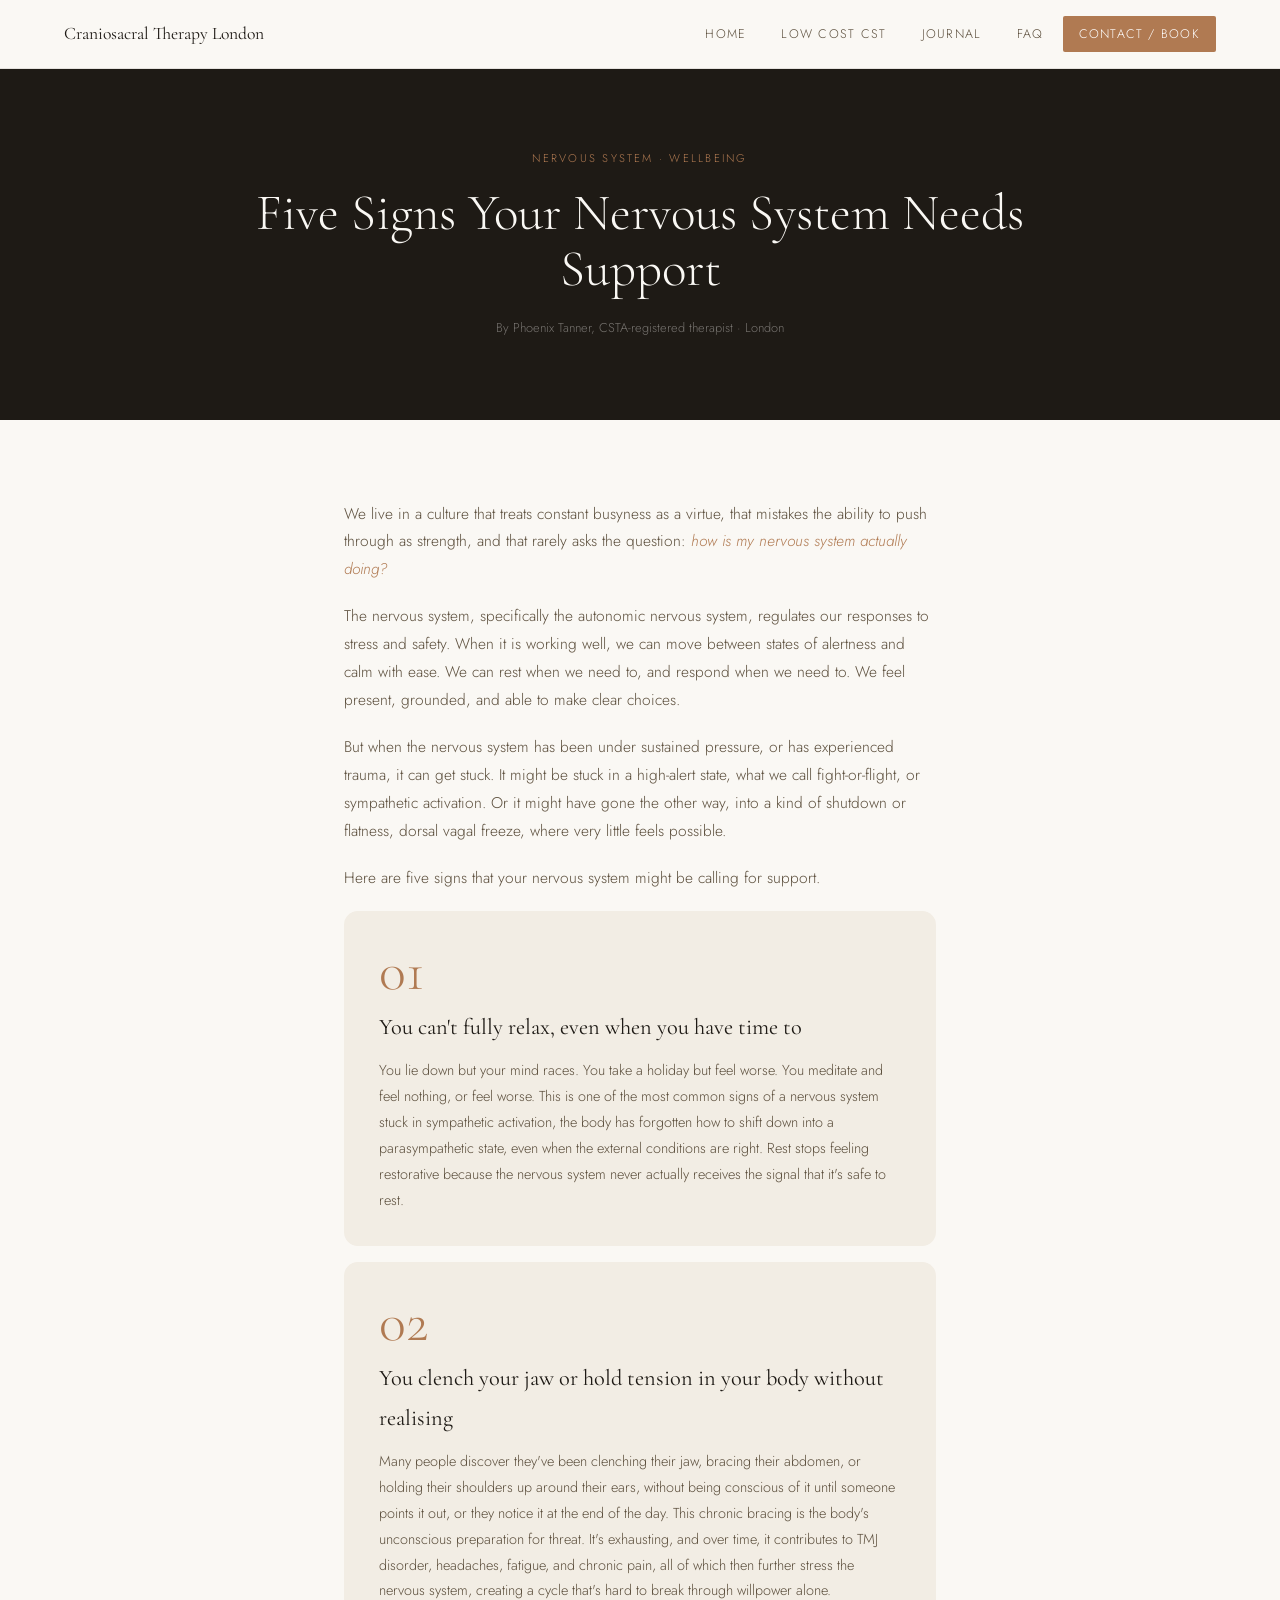
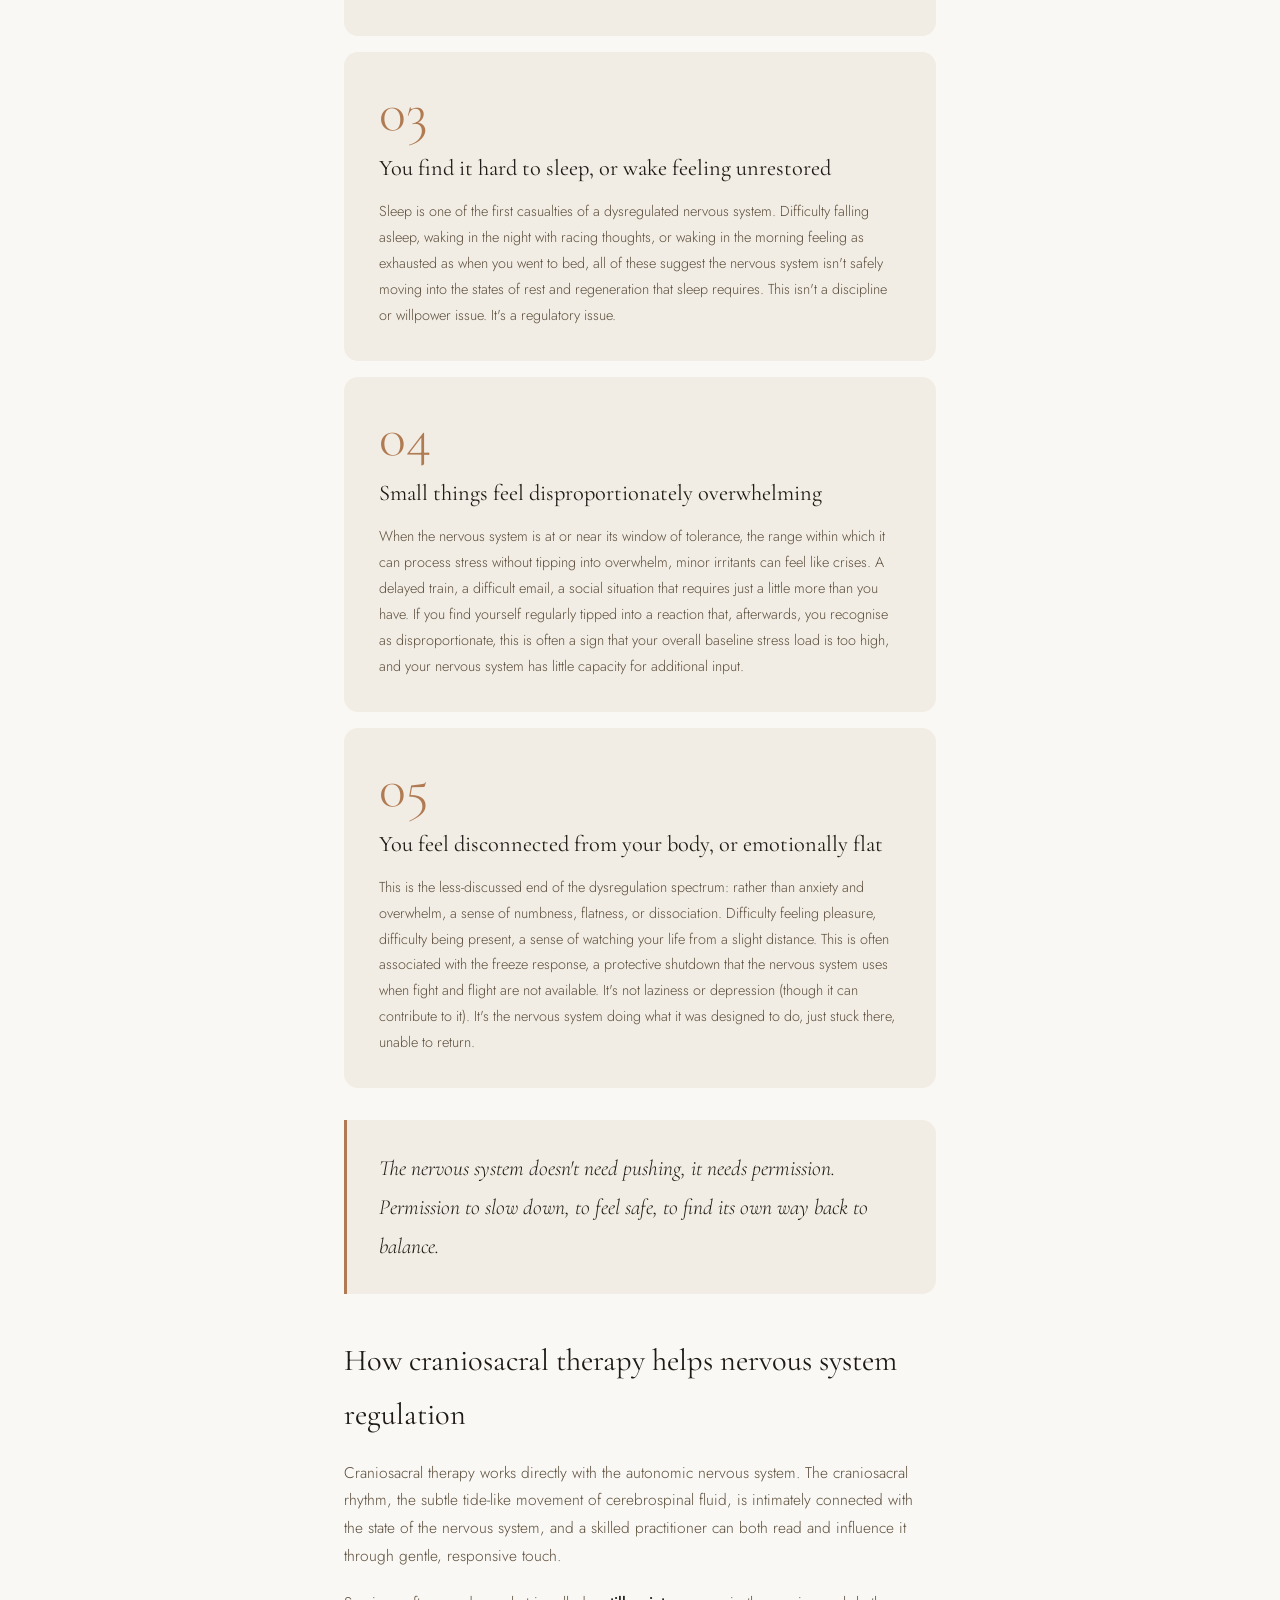
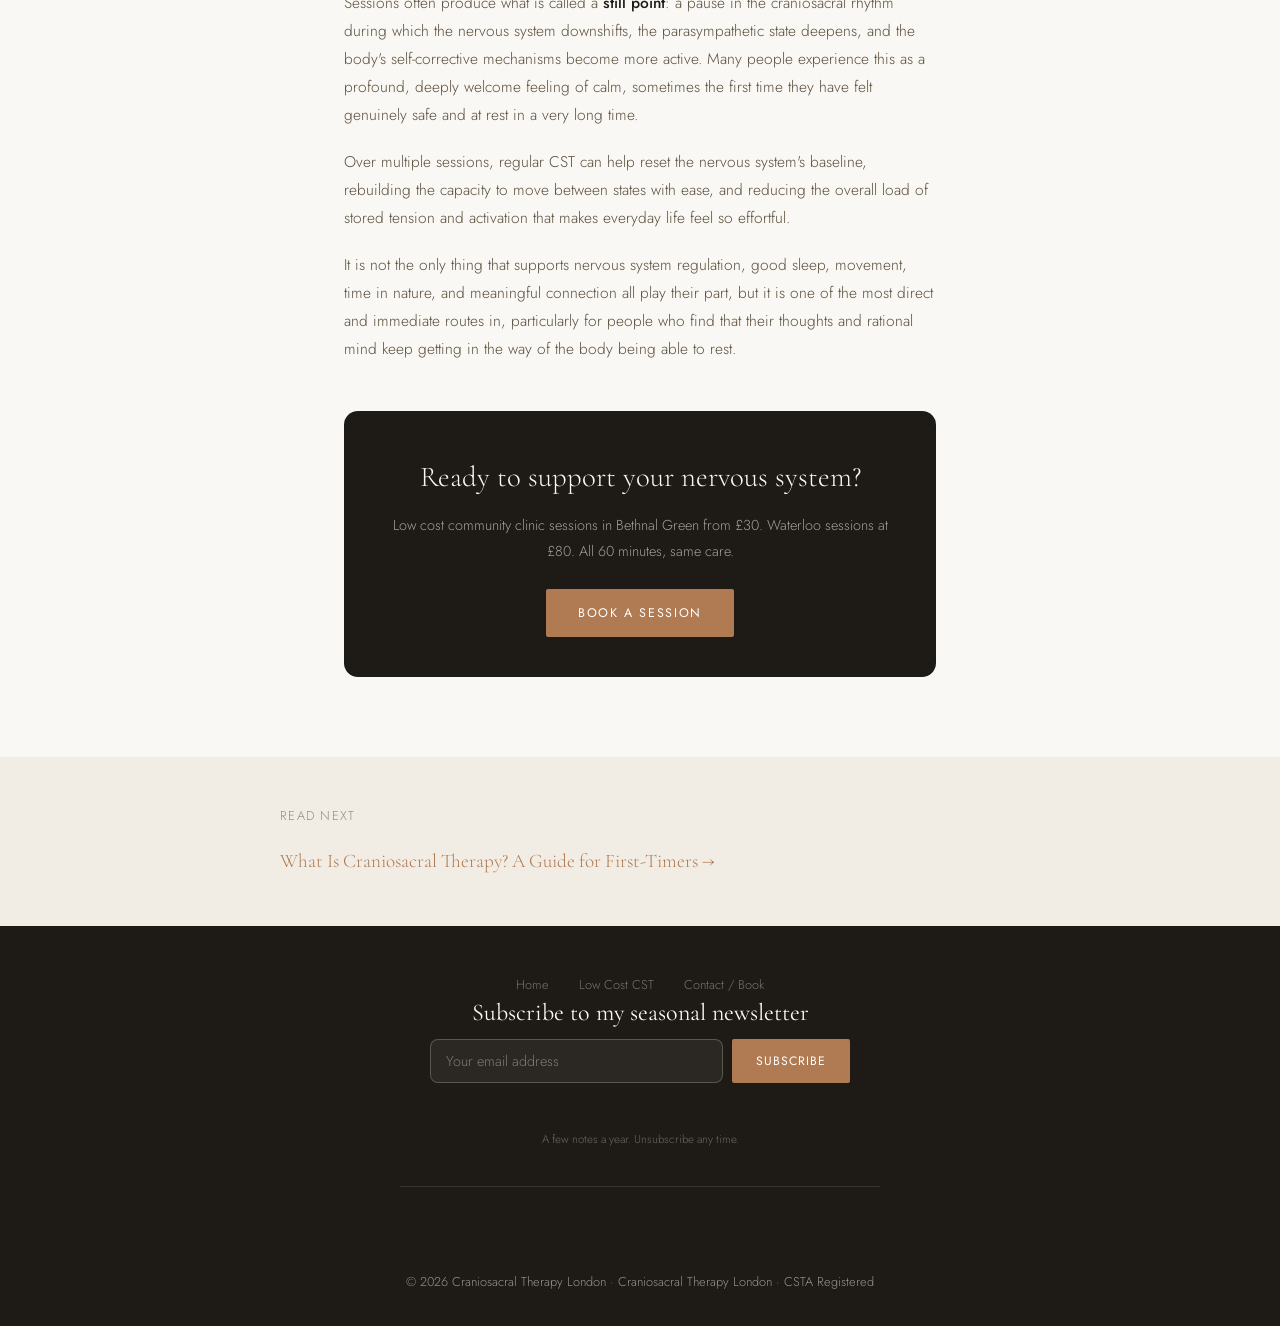
<file: nervous-system-support.html>
<!DOCTYPE html>
<html lang="en-GB">
<head>
<meta charset="UTF-8">
<meta name="viewport" content="width=device-width, initial-scale=1.0">
<link rel="icon" href="/favicon.ico" sizes="32x32">
<link rel="icon" href="/favicon-48.png" type="image/png" sizes="48x48">
<link rel="icon" href="/favicon-192.png" type="image/png" sizes="192x192">
<link rel="apple-touch-icon" href="/apple-touch-icon.png">
<link rel="manifest" href="/site.webmanifest">
<title>Five Signs Your Nervous System Needs Support | Craniosacral Therapy London</title>
<meta name="description" content="Constant overwhelm, jaw clenching, difficulty sleeping, emotional reactivity, these are signs your nervous system is dysregulated. Here's what to look for, and what helps.">
<meta name="robots" content="index, follow">
<link rel="canonical" href="https://craniosacraltherapylondon.com/nervous-system-support">
<meta property="og:type" content="article">
<meta property="og:title" content="Five Signs Your Nervous System Needs Support">
<meta property="og:description" content="Is your nervous system stuck in fight-or-flight? Here are five signs, and how craniosacral therapy can help restore balance.">
<meta property="og:locale" content="en_GB">
<script type="application/ld+json">
{"@context":"https://schema.org","@type":"Article","headline":"Five Signs Your Nervous System Needs Support","description":"Common signs of nervous system dysregulation and how craniosacral therapy supports nervous system regulation in London.","author":{"@type":"Person","name":"Phoenix Tanner","url":"https://craniosacraltherapylondon.com"},"publisher":{"@type":"Organization","name":"Craniosacral Therapy London"},"datePublished":"2025-03-01"}
</script>
<link rel="preconnect" href="https://fonts.googleapis.com">
<link rel="preconnect" href="https://fonts.gstatic.com" crossorigin>
<link href="https://fonts.googleapis.com/css2?family=Cormorant+Garamond:ital,wght@0,300;0,400;0,500;1,300;1,400&family=Jost:wght@300;400;500&display=swap" rel="stylesheet">
<style>
:root{--cream:#faf8f4;--sand:#f2ede4;--clay:#b07a52;--terra:#9a6440;--deep:#1e1a15;--mid:#5c4f3d;--light:#9a8a76;--bord:rgba(30,26,21,0.1);--radius:14px;}
*,*::before,*::after{box-sizing:border-box;margin:0;padding:0;}
body{background:var(--cream);color:var(--deep);font-family:'Jost',sans-serif;font-weight:300;line-height:1.78;overflow-x:hidden;}
nav{position:sticky;top:0;z-index:200;background:rgba(250,248,244,.96);backdrop-filter:blur(10px);border-bottom:1px solid var(--bord);padding:0 5vw;}
.nav-inner{max-width:1200px;margin:0 auto;display:flex;align-items:center;justify-content:space-between;height:68px;}
.nav-logo{font-family:'Cormorant Garamond',serif;font-size:1.1rem;font-weight:400;color:var(--deep);text-decoration:none;}
.nav-links{display:flex;list-style:none;gap:.2rem;}
.nav-links a{display:block;padding:.45rem 1rem;font-size:.78rem;letter-spacing:.1em;text-transform:uppercase;color:var(--mid);text-decoration:none;transition:color .25s;}
.nav-links a:hover{color:var(--clay);}
.nav-book{background:var(--clay)!important;color:#fff!important;border-radius:2px;}
.blog-hero{background:var(--deep);padding:5rem 8vw;text-align:center;}
.blog-tag{font-size:.7rem;letter-spacing:.2em;text-transform:uppercase;color:var(--clay);margin-bottom:1rem;display:block;}
.blog-hero h1{font-family:'Cormorant Garamond',serif;font-size:clamp(2rem,4vw,3.5rem);font-weight:300;line-height:1.1;color:var(--cream);max-width:780px;margin:0 auto 1.2rem;}
.blog-meta{font-size:.8rem;color:rgba(250,248,244,.4);}
.blog-body{max-width:720px;margin:0 auto;padding:5rem 5vw;}
.blog-body h2{font-family:'Cormorant Garamond',serif;font-size:1.9rem;font-weight:400;margin:2.5rem 0 1rem;}
.blog-body p{font-size:.97rem;color:var(--mid);margin-bottom:1.2rem;line-height:1.8;}
.blog-body strong{font-weight:500;color:var(--deep);}
.blog-body em{font-style:italic;color:var(--clay);}
.sign-card{background:var(--sand);border-radius:var(--radius);padding:2rem 2.2rem;margin-bottom:1rem;}
.sign-num{font-family:'Cormorant Garamond',serif;font-size:3.5rem;font-weight:300;color:var(--clay);line-height:1;margin-bottom:.5rem;}
.sign-card h3{font-family:'Cormorant Garamond',serif;font-size:1.4rem;font-weight:400;margin-bottom:.7rem;}
.sign-card p{font-size:.9rem;color:var(--mid);margin:0;}
.blog-pullquote{background:var(--sand);border-left:3px solid var(--clay);padding:1.8rem 2rem;margin:2rem 0;border-radius:0 var(--radius) var(--radius) 0;}
.blog-pullquote p{font-family:'Cormorant Garamond',serif;font-size:1.35rem;font-style:italic;color:var(--deep);margin:0;}
.blog-cta{background:var(--deep);border-radius:var(--radius);padding:2.5rem;text-align:center;margin:3rem 0 0;}
.blog-cta h3{font-family:'Cormorant Garamond',serif;font-size:1.8rem;font-weight:300;color:var(--cream);margin-bottom:.7rem;}
.blog-cta p{font-size:.9rem;color:rgba(250,248,244,.6);margin-bottom:1.5rem;}
.btn{display:inline-block;padding:.8rem 2rem;font-size:.78rem;letter-spacing:.13em;text-transform:uppercase;border-radius:2px;font-family:'Jost',sans-serif;font-weight:400;transition:background .25s;text-decoration:none;background:var(--clay);color:#fff;}
.btn:hover{background:var(--terra);}
.blog-nav{background:var(--sand);padding:3rem 8vw;}
.blog-nav-in{max-width:720px;margin:0 auto;}
.blog-nav p{font-size:.8rem;letter-spacing:.1em;text-transform:uppercase;color:var(--light);margin-bottom:1rem;}
.blog-nav a{color:var(--clay);text-decoration:none;font-family:'Cormorant Garamond',serif;font-size:1.2rem;}
footer{background:var(--deep);color:rgba(250,248,244,.55);padding:3rem 8vw 2rem;text-align:center;font-size:.8rem;}
footer a{color:rgba(250,248,244,.4);text-decoration:none;margin:0 .8rem;}
footer a:hover{color:var(--clay);}
@media(max-width:680px){.nav-links{display:none;}.blog-hero,.blog-body{padding:3rem 5vw;}}
</style>
<!-- Google tag (gtag.js) -->
<script async src="https://www.googletagmanager.com/gtag/js?id=G-5ZW5PGE2YG"></script>
<script>
  window.dataLayer = window.dataLayer || [];
  function gtag(){dataLayer.push(arguments);}
  gtag('js', new Date());
  gtag('config', 'G-5ZW5PGE2YG');
</script><link rel="stylesheet" href="/assets/newsletter.css">
</head>
<body>
<nav>
  <div class="nav-inner">
    <a class='nav-logo' href='/'>Craniosacral Therapy London</a>
    <ul class="nav-links" id="navLinks">
      <li><a href='/'>Home</a></li>
      <li><a href='/community-clinic'>Low Cost CST</a></li>
      <li><a href='/journal'>Journal</a></li>
      <li><a href='/faq'>FAQ</a></li>
      <li><a class='nav-book' href='/contact'>Contact / Book</a></li>
    </ul>
  </div>
</nav>
<div class="blog-hero">
  <span class="blog-tag">Nervous System · Wellbeing</span>
  <h1>Five Signs Your Nervous System Needs Support</h1>
  <div class="blog-meta">By Phoenix Tanner, CSTA-registered therapist · London</div>
</div>
<article class="blog-body">
  <p>We live in a culture that treats constant busyness as a virtue, that mistakes the ability to push through as strength, and that rarely asks the question: <em>how is my nervous system actually doing?</em></p>
  <p>The nervous system, specifically the autonomic nervous system, regulates our responses to stress and safety. When it is working well, we can move between states of alertness and calm with ease. We can rest when we need to, and respond when we need to. We feel present, grounded, and able to make clear choices.</p>
  <p>But when the nervous system has been under sustained pressure, or has experienced trauma, it can get stuck. It might be stuck in a high-alert state, what we call fight-or-flight, or sympathetic activation. Or it might have gone the other way, into a kind of shutdown or flatness, dorsal vagal freeze, where very little feels possible.</p>
  <p>Here are five signs that your nervous system might be calling for support.</p>

  <div class="sign-card">
    <div class="sign-num">01</div>
    <h3>You can't fully relax, even when you have time to</h3>
    <p>You lie down but your mind races. You take a holiday but feel worse. You meditate and feel nothing, or feel worse. This is one of the most common signs of a nervous system stuck in sympathetic activation, the body has forgotten how to shift down into a parasympathetic state, even when the external conditions are right. Rest stops feeling restorative because the nervous system never actually receives the signal that it's safe to rest.</p>
  </div>
  <div class="sign-card">
    <div class="sign-num">02</div>
    <h3>You clench your jaw or hold tension in your body without realising</h3>
    <p>Many people discover they've been clenching their jaw, bracing their abdomen, or holding their shoulders up around their ears, without being conscious of it until someone points it out, or they notice it at the end of the day. This chronic bracing is the body's unconscious preparation for threat. It's exhausting, and over time, it contributes to TMJ disorder, headaches, fatigue, and chronic pain, all of which then further stress the nervous system, creating a cycle that's hard to break through willpower alone.</p>
  </div>
  <div class="sign-card">
    <div class="sign-num">03</div>
    <h3>You find it hard to sleep, or wake feeling unrestored</h3>
    <p>Sleep is one of the first casualties of a dysregulated nervous system. Difficulty falling asleep, waking in the night with racing thoughts, or waking in the morning feeling as exhausted as when you went to bed, all of these suggest the nervous system isn't safely moving into the states of rest and regeneration that sleep requires. This isn't a discipline or willpower issue. It's a regulatory issue.</p>
  </div>
  <div class="sign-card">
    <div class="sign-num">04</div>
    <h3>Small things feel disproportionately overwhelming</h3>
    <p>When the nervous system is at or near its window of tolerance, the range within which it can process stress without tipping into overwhelm, minor irritants can feel like crises. A delayed train, a difficult email, a social situation that requires just a little more than you have. If you find yourself regularly tipped into a reaction that, afterwards, you recognise as disproportionate, this is often a sign that your overall baseline stress load is too high, and your nervous system has little capacity for additional input.</p>
  </div>
  <div class="sign-card">
    <div class="sign-num">05</div>
    <h3>You feel disconnected from your body, or emotionally flat</h3>
    <p>This is the less-discussed end of the dysregulation spectrum: rather than anxiety and overwhelm, a sense of numbness, flatness, or dissociation. Difficulty feeling pleasure, difficulty being present, a sense of watching your life from a slight distance. This is often associated with the freeze response, a protective shutdown that the nervous system uses when fight and flight are not available. It's not laziness or depression (though it can contribute to it). It's the nervous system doing what it was designed to do, just stuck there, unable to return.</p>
  </div>

  <div class="blog-pullquote">
    <p>The nervous system doesn't need pushing, it needs permission. Permission to slow down, to feel safe, to find its own way back to balance.</p>
  </div>

  <h2>How craniosacral therapy helps nervous system regulation</h2>
  <p>Craniosacral therapy works directly with the autonomic nervous system. The craniosacral rhythm, the subtle tide-like movement of cerebrospinal fluid, is intimately connected with the state of the nervous system, and a skilled practitioner can both read and influence it through gentle, responsive touch.</p>
  <p>Sessions often produce what is called a <strong>still point</strong>: a pause in the craniosacral rhythm during which the nervous system downshifts, the parasympathetic state deepens, and the body's self-corrective mechanisms become more active. Many people experience this as a profound, deeply welcome feeling of calm, sometimes the first time they have felt genuinely safe and at rest in a very long time.</p>
  <p>Over multiple sessions, regular CST can help reset the nervous system's baseline, rebuilding the capacity to move between states with ease, and reducing the overall load of stored tension and activation that makes everyday life feel so effortful.</p>
  <p>It is not the only thing that supports nervous system regulation, good sleep, movement, time in nature, and meaningful connection all play their part, but it is one of the most direct and immediate routes in, particularly for people who find that their thoughts and rational mind keep getting in the way of the body being able to rest.</p>

  <div class="blog-cta">
    <h3>Ready to support your nervous system?</h3>
    <p>Low cost community clinic sessions in Bethnal Green from £30. Waterloo sessions at £80. All 60 minutes, same care.</p>
    <a class='btn' href='/contact'>Book a Session</a>
  </div>
</article>
<div class="blog-nav">
  <div class="blog-nav-in">
    <p>Read next</p>
    <a href='/what-is-craniosacral-therapy'>What Is Craniosacral Therapy? A Guide for First-Timers →</a>
  </div>
</div>
<footer>
  <a href='/'>Home</a>
  <a href='/community-clinic'>Low Cost CST</a>
  <a href='/contact'>Contact / Book</a>
  <div class="nl-signup">
    <div class="nl-heading">Subscribe to my seasonal newsletter</div>
    <form class="nl-form" id="newsletterForm" novalidate>
      <input id="nl-email" name="email" type="email" class="nl-input" placeholder="Your email address" aria-label="Email address" autocomplete="email" required>
      <div class="nl-hp" aria-hidden="true">
        <label for="nl-website">Website</label>
        <input id="nl-website" name="website" type="text" tabindex="-1" autocomplete="off">
      </div>
      <button type="submit" class="nl-btn">Subscribe</button>
    </form>
    <p class="nl-status" id="newsletterStatus" role="status" aria-live="polite"></p>
    <p class="nl-fineprint">A few notes a year. Unsubscribe any time.</p>
  </div>
  <br><br>
  &copy; <span id="yr"></span> Craniosacral Therapy London · Craniosacral Therapy London · CSTA Registered
</footer>
<script>document.getElementById('yr').textContent=new Date().getFullYear();</script>
<script defer src="/assets/track.js"></script>
</body>
</html>
</file>
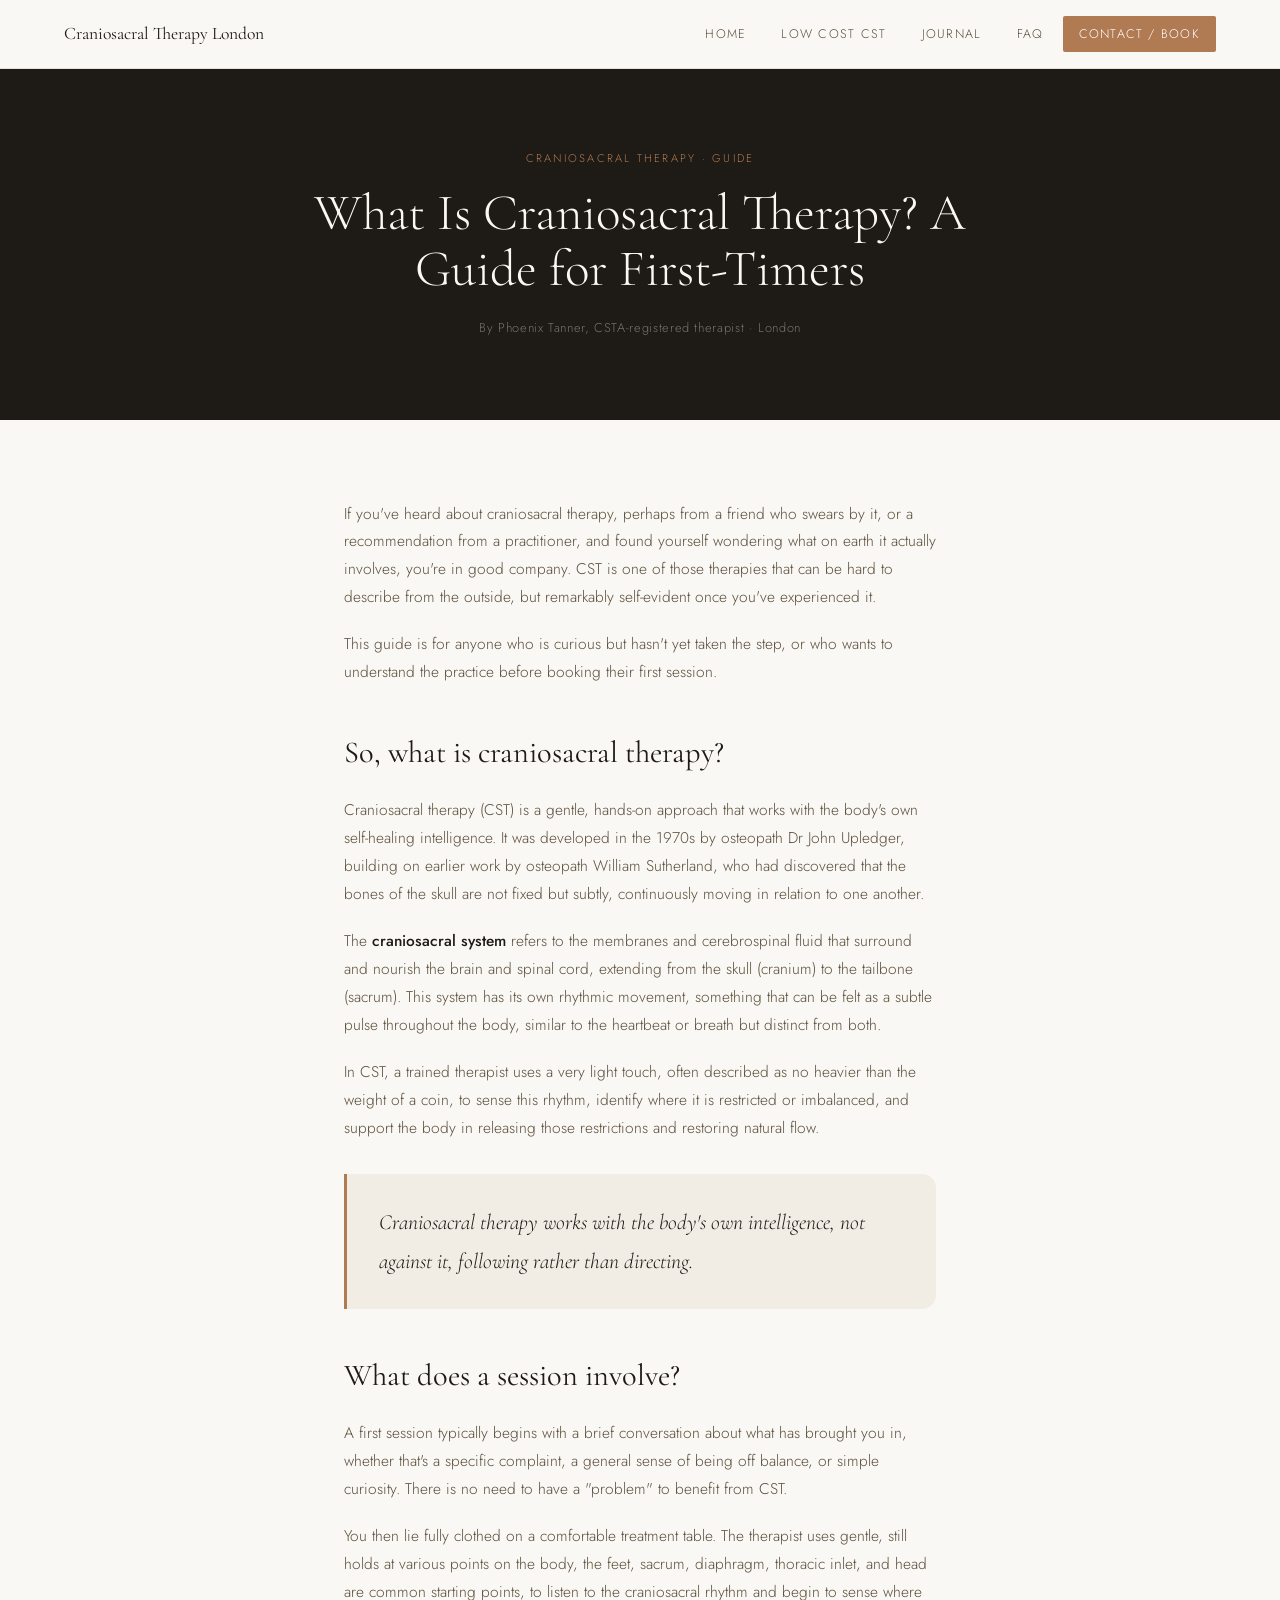
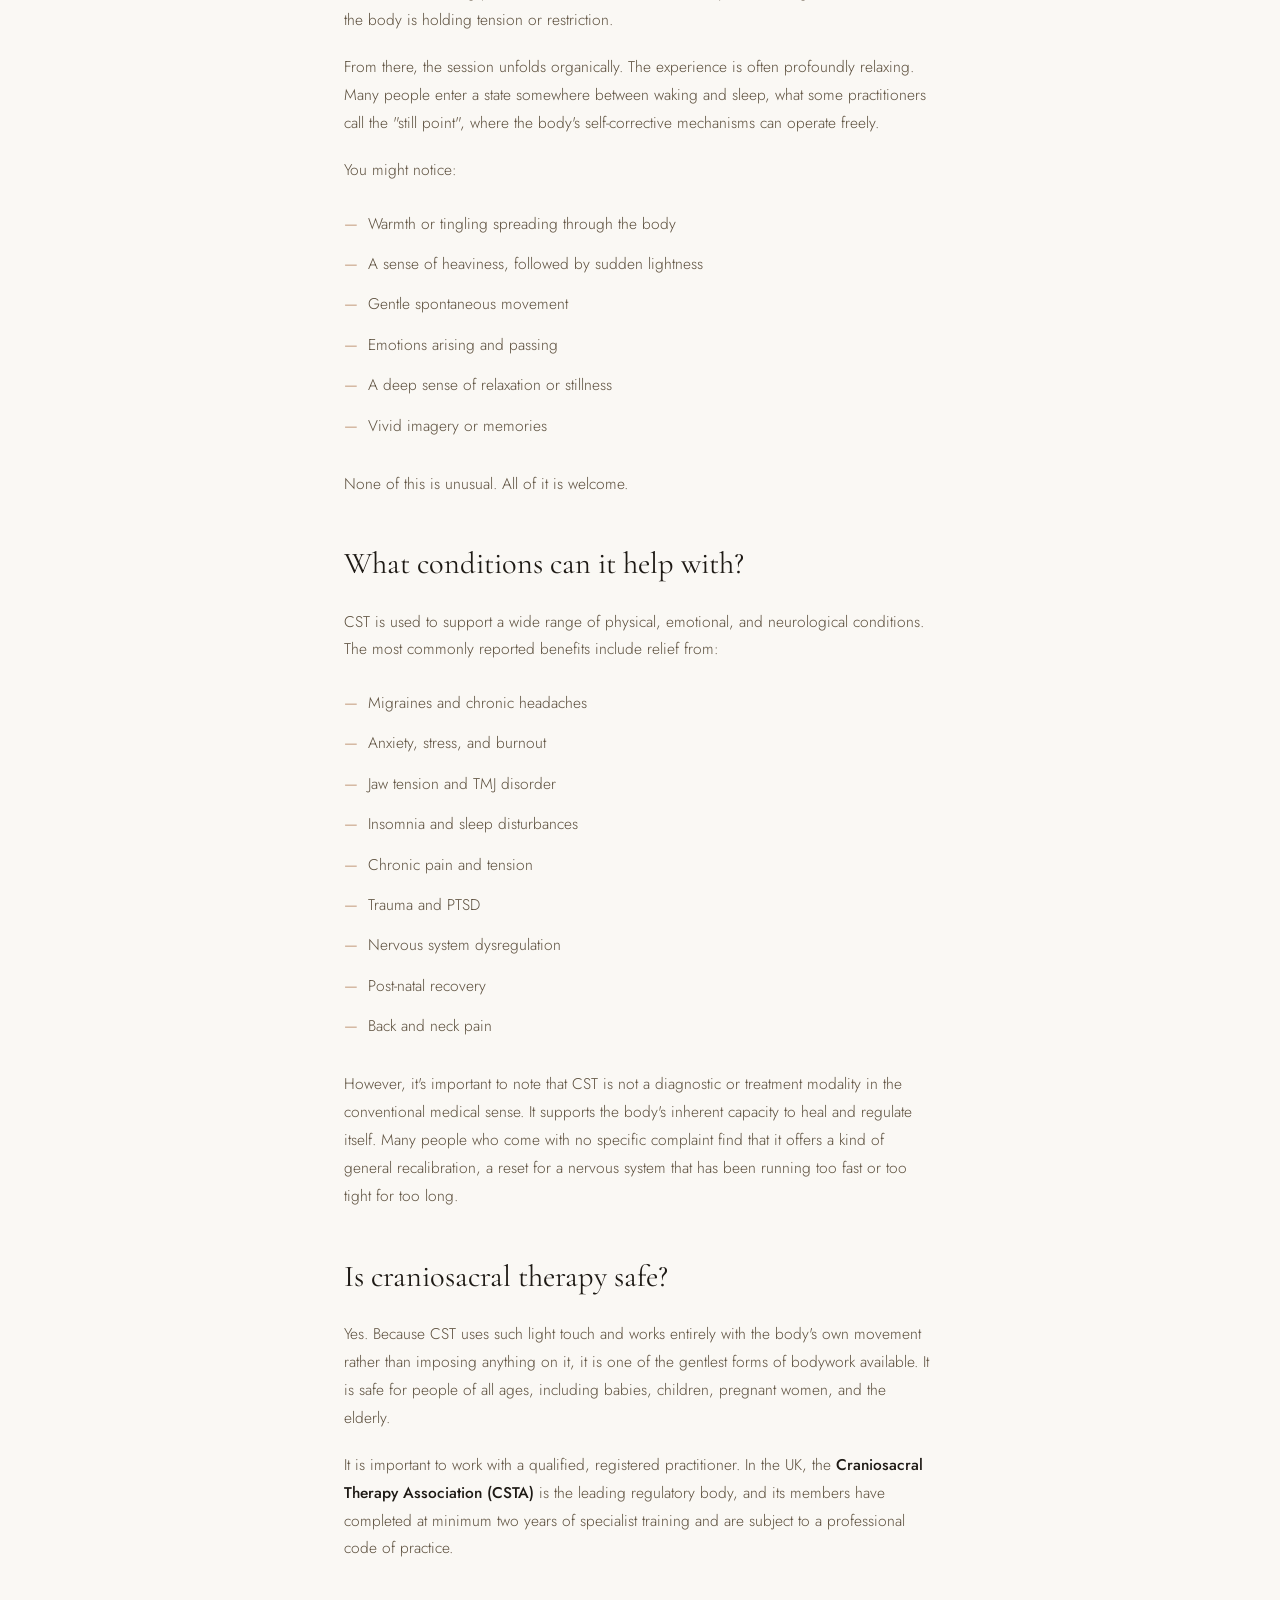
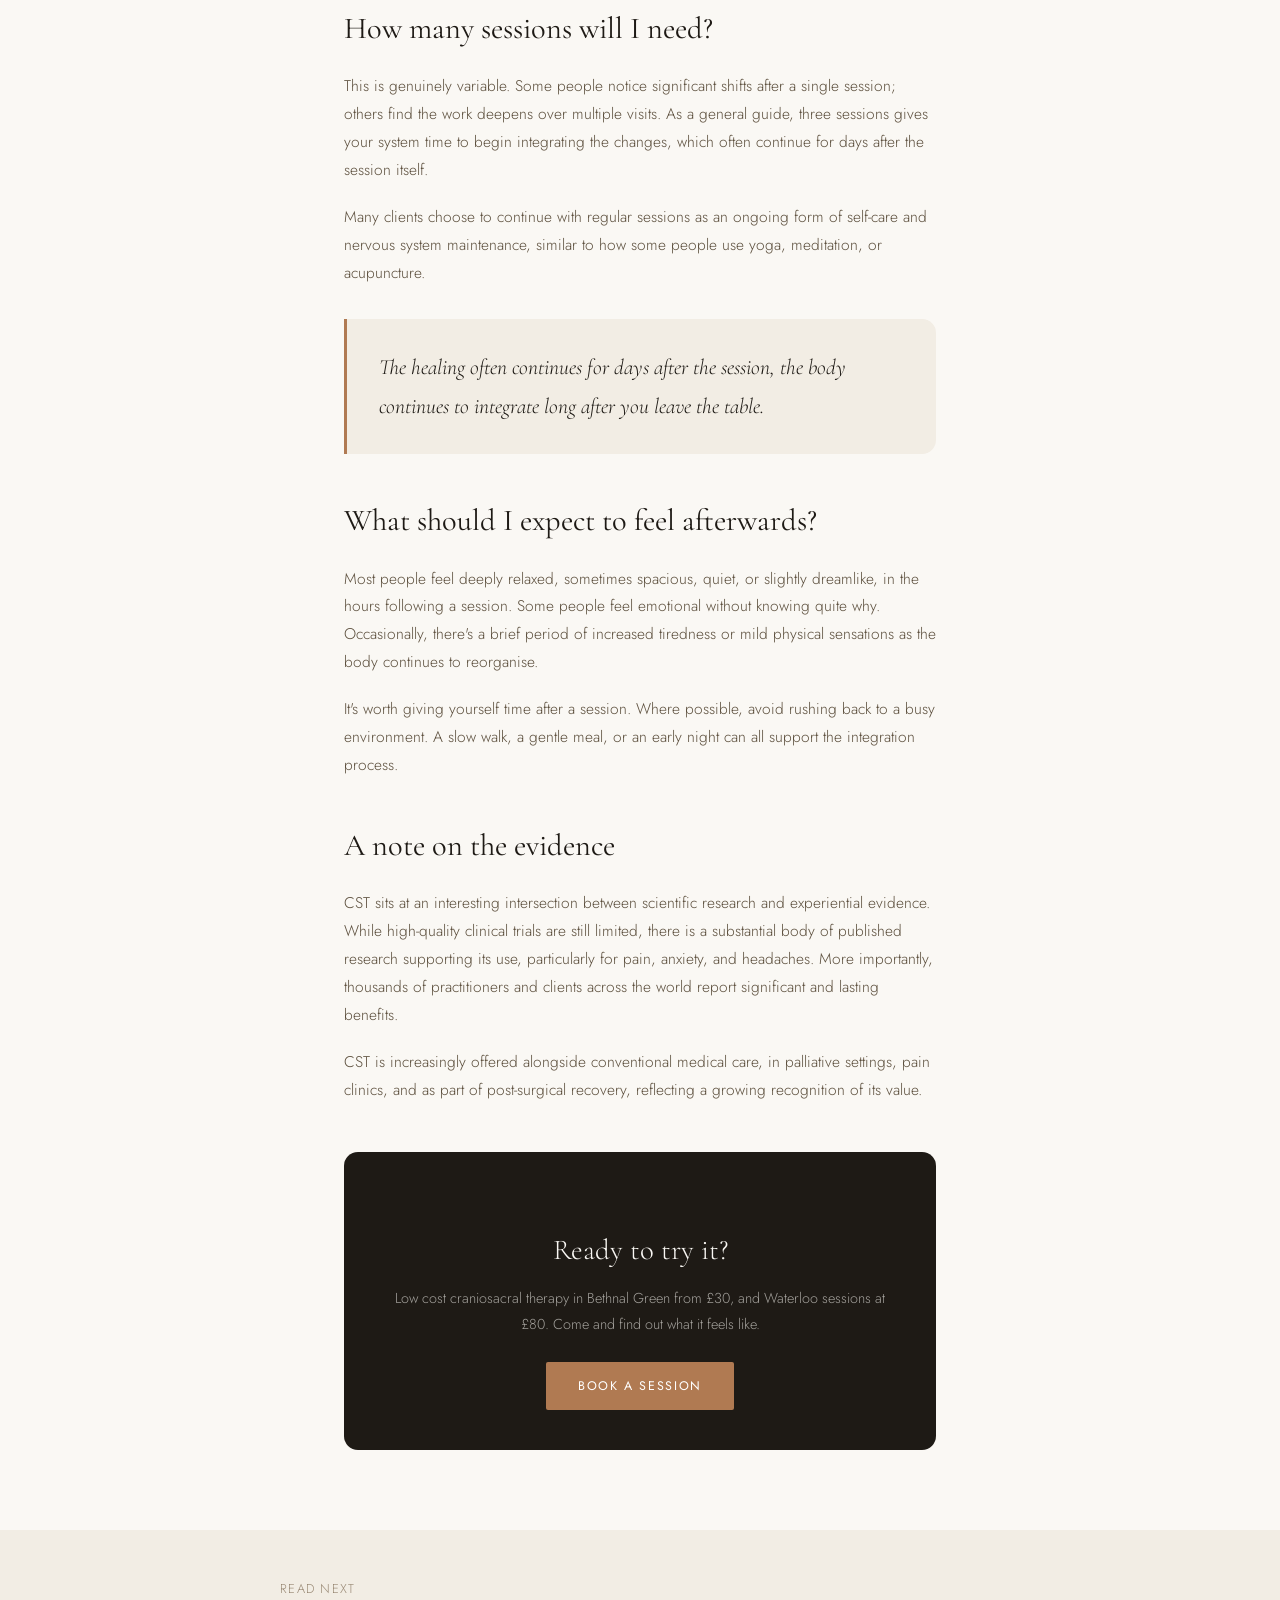
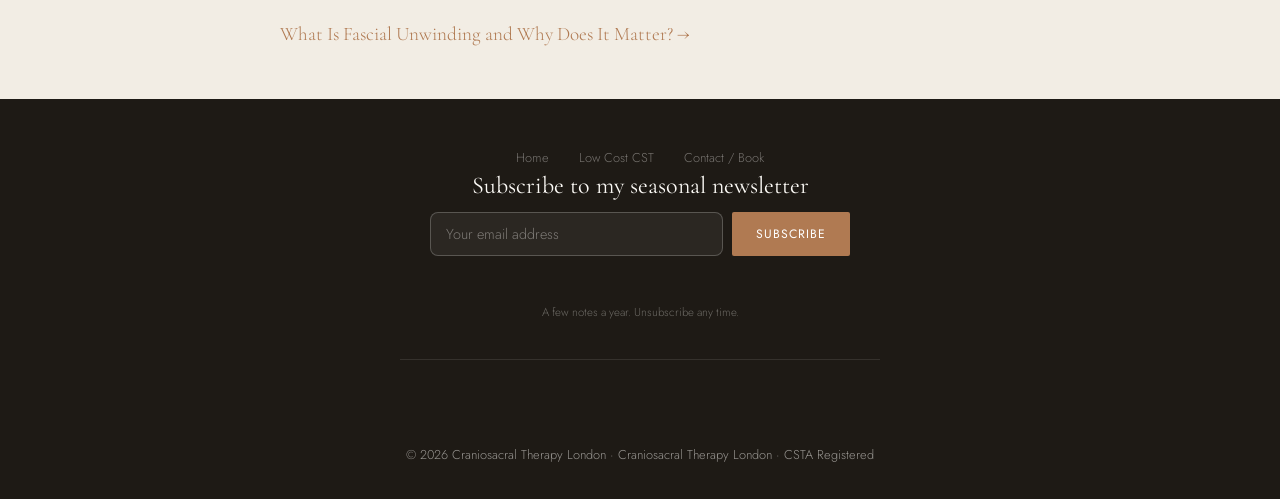
<file: what-is-craniosacral-therapy.html>
<!DOCTYPE html>
<html lang="en-GB">
<head>
<meta charset="UTF-8">
<meta name="viewport" content="width=device-width, initial-scale=1.0">
<link rel="icon" href="/favicon.ico" sizes="32x32">
<link rel="icon" href="/favicon-48.png" type="image/png" sizes="48x48">
<link rel="icon" href="/favicon-192.png" type="image/png" sizes="192x192">
<link rel="apple-touch-icon" href="/apple-touch-icon.png">
<link rel="manifest" href="/site.webmanifest">
<title>What Is Craniosacral Therapy? A Guide for First-Timers | Craniosacral Therapy London</title>
<meta name="description" content="A clear, honest introduction to craniosacral therapy, what it is, what happens in a session, and who it's for. Written by CSTA-registered therapist Phoenix Tanner, London.">
<meta name="robots" content="index, follow">
<link rel="canonical" href="https://craniosacraltherapylondon.com/what-is-craniosacral-therapy">
<meta property="og:type" content="article">
<meta property="og:title" content="What Is Craniosacral Therapy? A Guide for First-Timers">
<meta property="og:description" content="A clear, honest introduction to craniosacral therapy, what it is, what happens in a session, and who it helps.">
<meta property="og:locale" content="en_GB">
<script type="application/ld+json">
{"@context":"https://schema.org","@type":"Article","headline":"What Is Craniosacral Therapy? A Guide for First-Timers","description":"A clear, honest introduction to craniosacral therapy, what it is, what happens in a session, and who it helps.","author":{"@type":"Person","name":"Phoenix Tanner","url":"https://craniosacraltherapylondon.com"},"publisher":{"@type":"Organization","name":"Craniosacral Therapy London","url":"https://craniosacraltherapylondon.com"},"datePublished":"2025-01-15","dateModified":"2025-01-15"}
</script>
<link rel="preconnect" href="https://fonts.googleapis.com">
<link rel="preconnect" href="https://fonts.gstatic.com" crossorigin>
<link href="https://fonts.googleapis.com/css2?family=Cormorant+Garamond:ital,wght@0,300;0,400;0,500;1,300;1,400&family=Jost:wght@300;400;500&display=swap" rel="stylesheet">
<style>
:root{--cream:#faf8f4;--sand:#f2ede4;--clay:#b07a52;--terra:#9a6440;--deep:#1e1a15;--mid:#5c4f3d;--light:#9a8a76;--bord:rgba(30,26,21,0.1);--radius:14px;}
*,*::before,*::after{box-sizing:border-box;margin:0;padding:0;}
body{background:var(--cream);color:var(--deep);font-family:'Jost',sans-serif;font-weight:300;line-height:1.78;overflow-x:hidden;}
nav{position:sticky;top:0;z-index:200;background:rgba(250,248,244,.96);backdrop-filter:blur(10px);border-bottom:1px solid var(--bord);padding:0 5vw;}
.nav-inner{max-width:1200px;margin:0 auto;display:flex;align-items:center;justify-content:space-between;height:68px;}
.nav-logo{font-family:'Cormorant Garamond',serif;font-size:1.1rem;font-weight:400;color:var(--deep);text-decoration:none;}
.nav-links{display:flex;list-style:none;gap:.2rem;}
.nav-links a{display:block;padding:.45rem 1rem;font-size:.78rem;letter-spacing:.1em;text-transform:uppercase;color:var(--mid);text-decoration:none;transition:color .25s;}
.nav-links a:hover{color:var(--clay);}
.nav-book{background:var(--clay)!important;color:#fff!important;border-radius:2px;}
.blog-hero{background:var(--deep);padding:5rem 8vw;text-align:center;}
.blog-tag{font-size:.7rem;letter-spacing:.2em;text-transform:uppercase;color:var(--clay);margin-bottom:1rem;display:block;}
.blog-hero h1{font-family:'Cormorant Garamond',serif;font-size:clamp(2rem,4vw,3.5rem);font-weight:300;line-height:1.1;color:var(--cream);max-width:780px;margin:0 auto 1.2rem;}
.blog-meta{font-size:.8rem;color:rgba(250,248,244,.4);letter-spacing:.05em;}
.blog-body{max-width:720px;margin:0 auto;padding:5rem 5vw;}
.blog-body h2{font-family:'Cormorant Garamond',serif;font-size:1.9rem;font-weight:400;margin:2.5rem 0 1rem;}
.blog-body h3{font-family:'Cormorant Garamond',serif;font-size:1.4rem;font-weight:400;margin:2rem 0 .8rem;}
.blog-body p{font-size:.97rem;color:var(--mid);margin-bottom:1.2rem;line-height:1.8;}
.blog-body strong{font-weight:500;color:var(--deep);}
.blog-body em{font-style:italic;color:var(--clay);}
.blog-body ul{margin:1rem 0 1.5rem;padding-left:0;list-style:none;}
.blog-body ul li{font-size:.97rem;color:var(--mid);padding:.4rem 0;padding-left:1.5rem;position:relative;}
.blog-body ul li::before{content:'—';color:var(--clay);position:absolute;left:0;}
.blog-pullquote{background:var(--sand);border-left:3px solid var(--clay);padding:1.8rem 2rem;margin:2rem 0;border-radius:0 var(--radius) var(--radius) 0;}
.blog-pullquote p{font-family:'Cormorant Garamond',serif;font-size:1.35rem;font-style:italic;color:var(--deep);margin:0;}
.blog-cta{background:var(--deep);border-radius:var(--radius);padding:2.5rem;text-align:center;margin:3rem 0 0;}
.blog-cta h3{font-family:'Cormorant Garamond',serif;font-size:1.8rem;font-weight:300;color:var(--cream);margin-bottom:.7rem;}
.blog-cta p{font-size:.9rem;color:rgba(250,248,244,.6);margin-bottom:1.5rem;}
.btn{display:inline-block;padding:.8rem 2rem;font-size:.78rem;letter-spacing:.13em;text-transform:uppercase;border-radius:2px;cursor:pointer;border:none;font-family:'Jost',sans-serif;font-weight:400;transition:background .25s;text-decoration:none;background:var(--clay);color:#fff;}
.btn:hover{background:var(--terra);}
.blog-nav{background:var(--sand);padding:3rem 8vw;}
.blog-nav-in{max-width:720px;margin:0 auto;}
.blog-nav p{font-size:.8rem;letter-spacing:.1em;text-transform:uppercase;color:var(--light);margin-bottom:1rem;}
.blog-nav a{color:var(--clay);text-decoration:none;font-family:'Cormorant Garamond',serif;font-size:1.2rem;}
footer{background:var(--deep);color:rgba(250,248,244,.55);padding:3rem 8vw 2rem;text-align:center;font-size:.8rem;}
footer a{color:rgba(250,248,244,.4);text-decoration:none;margin:0 .8rem;}
footer a:hover{color:var(--clay);}
@media(max-width:680px){.nav-links{display:none;}.blog-hero,.blog-body{padding:3rem 5vw;}}
</style>
<!-- Google tag (gtag.js) -->
<script async src="https://www.googletagmanager.com/gtag/js?id=G-5ZW5PGE2YG"></script>
<script>
  window.dataLayer = window.dataLayer || [];
  function gtag(){dataLayer.push(arguments);}
  gtag('js', new Date());
  gtag('config', 'G-5ZW5PGE2YG');
</script><link rel="stylesheet" href="/assets/newsletter.css">
</head>
<body>
<nav>
  <div class="nav-inner">
    <a class='nav-logo' href='/'>Craniosacral Therapy London</a>
    <ul class="nav-links" id="navLinks">
      <li><a href='/'>Home</a></li>
      <li><a href='/community-clinic'>Low Cost CST</a></li>
      <li><a href='/journal'>Journal</a></li>
      <li><a href='/faq'>FAQ</a></li>
      <li><a class='nav-book' href='/contact'>Contact / Book</a></li>
    </ul>
  </div>
</nav>
<div class="blog-hero">
  <span class="blog-tag">Craniosacral Therapy · Guide</span>
  <h1>What Is Craniosacral Therapy? A Guide for First-Timers</h1>
  <div class="blog-meta">By Phoenix Tanner, CSTA-registered therapist · London</div>
</div>
<article class="blog-body">
  <p>If you've heard about craniosacral therapy, perhaps from a friend who swears by it, or a recommendation from a practitioner, and found yourself wondering what on earth it actually involves, you're in good company. CST is one of those therapies that can be hard to describe from the outside, but remarkably self-evident once you've experienced it.</p>
  <p>This guide is for anyone who is curious but hasn't yet taken the step, or who wants to understand the practice before booking their first session.</p>

  <h2>So, what is craniosacral therapy?</h2>
  <p>Craniosacral therapy (CST) is a gentle, hands-on approach that works with the body's own self-healing intelligence. It was developed in the 1970s by osteopath Dr John Upledger, building on earlier work by osteopath William Sutherland, who had discovered that the bones of the skull are not fixed but subtly, continuously moving in relation to one another.</p>
  <p>The <strong>craniosacral system</strong> refers to the membranes and cerebrospinal fluid that surround and nourish the brain and spinal cord, extending from the skull (cranium) to the tailbone (sacrum). This system has its own rhythmic movement, something that can be felt as a subtle pulse throughout the body, similar to the heartbeat or breath but distinct from both.</p>
  <p>In CST, a trained therapist uses a very light touch, often described as no heavier than the weight of a coin, to sense this rhythm, identify where it is restricted or imbalanced, and support the body in releasing those restrictions and restoring natural flow.</p>

  <div class="blog-pullquote">
    <p>Craniosacral therapy works with the body's own intelligence, not against it, following rather than directing.</p>
  </div>

  <h2>What does a session involve?</h2>
  <p>A first session typically begins with a brief conversation about what has brought you in, whether that's a specific complaint, a general sense of being off balance, or simple curiosity. There is no need to have a "problem" to benefit from CST.</p>
  <p>You then lie fully clothed on a comfortable treatment table. The therapist uses gentle, still holds at various points on the body, the feet, sacrum, diaphragm, thoracic inlet, and head are common starting points, to listen to the craniosacral rhythm and begin to sense where the body is holding tension or restriction.</p>
  <p>From there, the session unfolds organically. The experience is often profoundly relaxing. Many people enter a state somewhere between waking and sleep, what some practitioners call the "still point", where the body's self-corrective mechanisms can operate freely.</p>
  <p>You might notice:</p>
  <ul>
    <li>Warmth or tingling spreading through the body</li>
    <li>A sense of heaviness, followed by sudden lightness</li>
    <li>Gentle spontaneous movement</li>
    <li>Emotions arising and passing</li>
    <li>A deep sense of relaxation or stillness</li>
    <li>Vivid imagery or memories</li>
  </ul>
  <p>None of this is unusual. All of it is welcome.</p>

  <h2>What conditions can it help with?</h2>
  <p>CST is used to support a wide range of physical, emotional, and neurological conditions. The most commonly reported benefits include relief from:</p>
  <ul>
    <li>Migraines and chronic headaches</li>
    <li>Anxiety, stress, and burnout</li>
    <li>Jaw tension and TMJ disorder</li>
    <li>Insomnia and sleep disturbances</li>
    <li>Chronic pain and tension</li>
    <li>Trauma and PTSD</li>
    <li>Nervous system dysregulation</li>
    <li>Post-natal recovery</li>
    <li>Back and neck pain</li>
  </ul>
  <p>However, it's important to note that CST is not a diagnostic or treatment modality in the conventional medical sense. It supports the body's inherent capacity to heal and regulate itself. Many people who come with no specific complaint find that it offers a kind of general recalibration, a reset for a nervous system that has been running too fast or too tight for too long.</p>

  <h2>Is craniosacral therapy safe?</h2>
  <p>Yes. Because CST uses such light touch and works entirely with the body's own movement rather than imposing anything on it, it is one of the gentlest forms of bodywork available. It is safe for people of all ages, including babies, children, pregnant women, and the elderly.</p>
  <p>It is important to work with a qualified, registered practitioner. In the UK, the <strong>Craniosacral Therapy Association (CSTA)</strong> is the leading regulatory body, and its members have completed at minimum two years of specialist training and are subject to a professional code of practice.</p>

  <h2>How many sessions will I need?</h2>
  <p>This is genuinely variable. Some people notice significant shifts after a single session; others find the work deepens over multiple visits. As a general guide, three sessions gives your system time to begin integrating the changes, which often continue for days after the session itself.</p>
  <p>Many clients choose to continue with regular sessions as an ongoing form of self-care and nervous system maintenance, similar to how some people use yoga, meditation, or acupuncture.</p>

  <div class="blog-pullquote">
    <p>The healing often continues for days after the session, the body continues to integrate long after you leave the table.</p>
  </div>

  <h2>What should I expect to feel afterwards?</h2>
  <p>Most people feel deeply relaxed, sometimes spacious, quiet, or slightly dreamlike, in the hours following a session. Some people feel emotional without knowing quite why. Occasionally, there's a brief period of increased tiredness or mild physical sensations as the body continues to reorganise.</p>
  <p>It's worth giving yourself time after a session. Where possible, avoid rushing back to a busy environment. A slow walk, a gentle meal, or an early night can all support the integration process.</p>

  <h2>A note on the evidence</h2>
  <p>CST sits at an interesting intersection between scientific research and experiential evidence. While high-quality clinical trials are still limited, there is a substantial body of published research supporting its use, particularly for pain, anxiety, and headaches. More importantly, thousands of practitioners and clients across the world report significant and lasting benefits.</p>
  <p>CST is increasingly offered alongside conventional medical care, in palliative settings, pain clinics, and as part of post-surgical recovery, reflecting a growing recognition of its value.</p>

  <div class="blog-cta">
    <h3>Ready to try it?</h3>
    <p>Low cost craniosacral therapy in Bethnal Green from £30, and Waterloo sessions at £80. Come and find out what it feels like.</p>
    <a class='btn' href='/contact'>Book a Session</a>
  </div>
</article>
<div class="blog-nav">
  <div class="blog-nav-in">
    <p>Read next</p>
    <a href='/what-is-fascial-unwinding'>What Is Fascial Unwinding and Why Does It Matter? →</a>
  </div>
</div>
<footer>
  <a href='/'>Home</a>
  <a href='/community-clinic'>Low Cost CST</a>
  <a href='/contact'>Contact / Book</a>
  <div class="nl-signup">
    <div class="nl-heading">Subscribe to my seasonal newsletter</div>
    <form class="nl-form" id="newsletterForm" novalidate>
      <input id="nl-email" name="email" type="email" class="nl-input" placeholder="Your email address" aria-label="Email address" autocomplete="email" required>
      <div class="nl-hp" aria-hidden="true">
        <label for="nl-website">Website</label>
        <input id="nl-website" name="website" type="text" tabindex="-1" autocomplete="off">
      </div>
      <button type="submit" class="nl-btn">Subscribe</button>
    </form>
    <p class="nl-status" id="newsletterStatus" role="status" aria-live="polite"></p>
    <p class="nl-fineprint">A few notes a year. Unsubscribe any time.</p>
  </div>
  <br><br>
  &copy; <span id="yr"></span> Craniosacral Therapy London · Craniosacral Therapy London · CSTA Registered
</footer>
<script>document.getElementById('yr').textContent=new Date().getFullYear();</script>
<script defer src="/assets/track.js"></script>
</body>
</html>
</file>
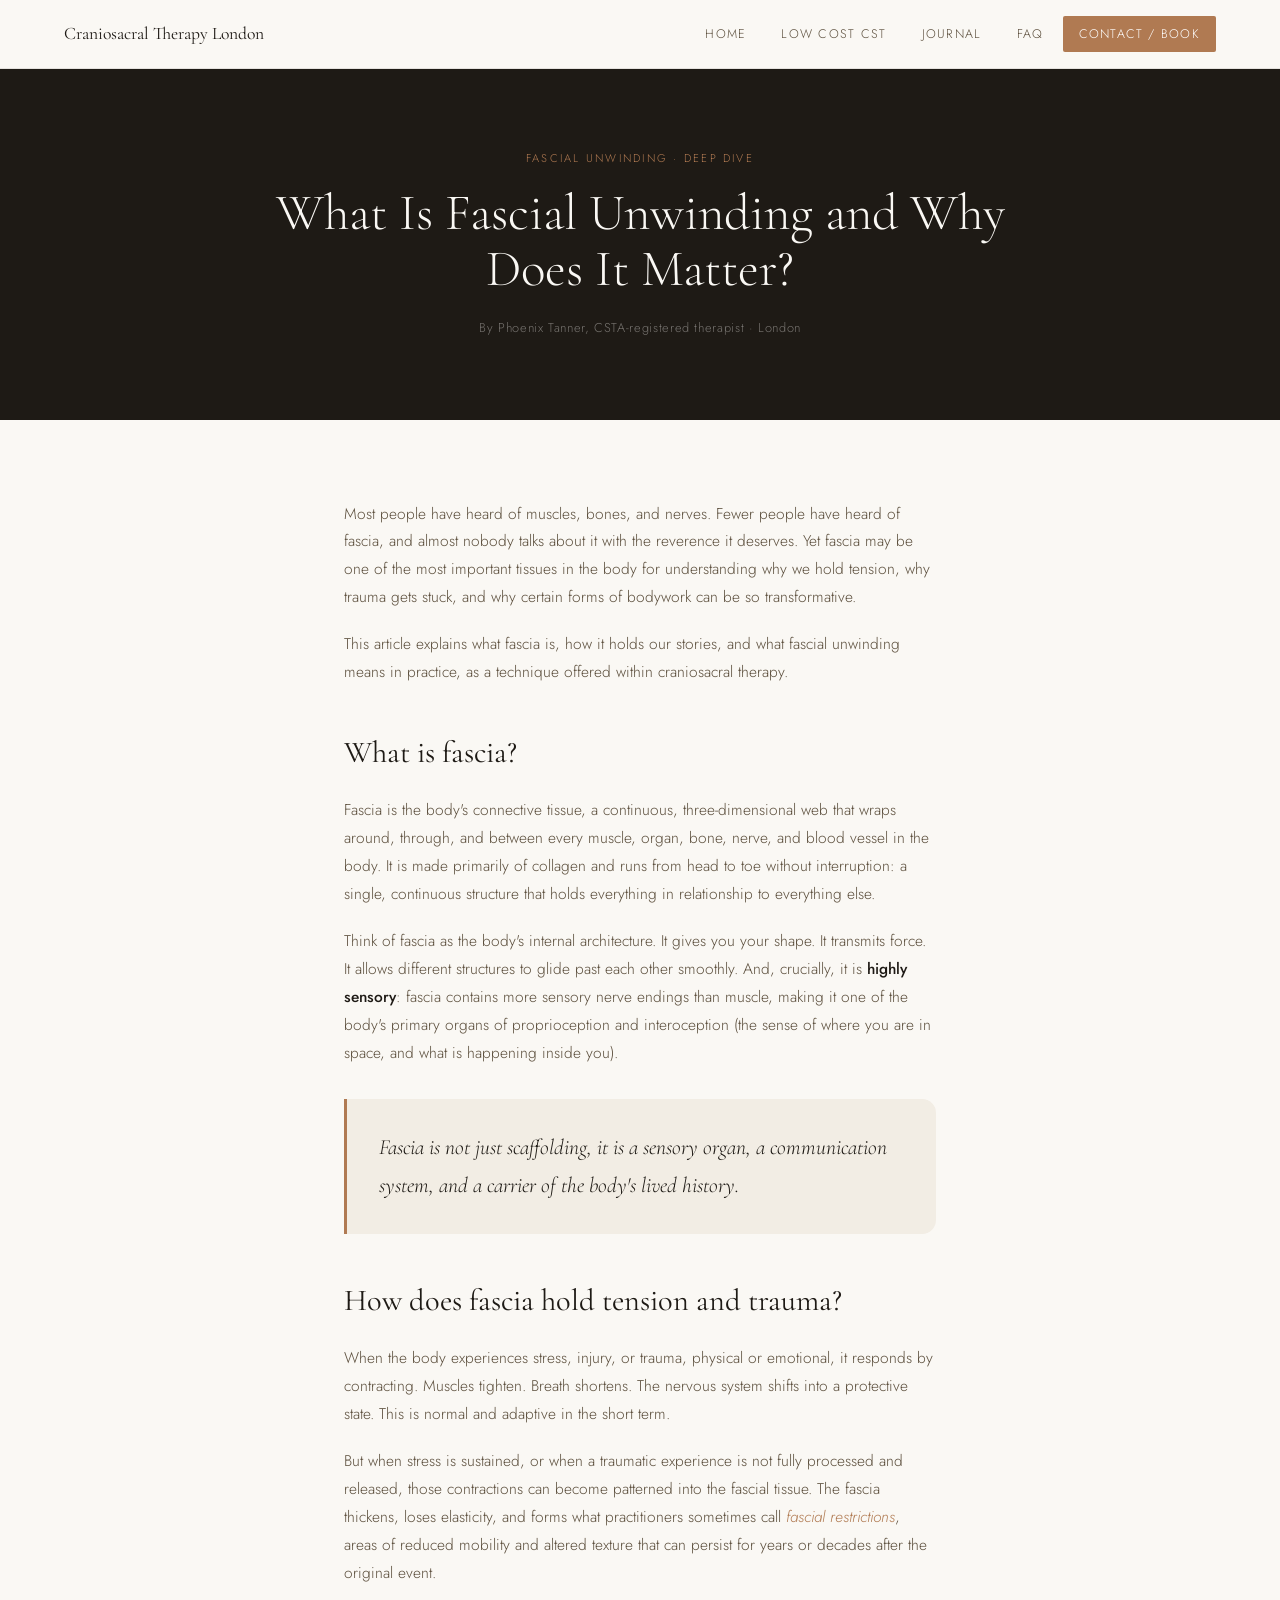
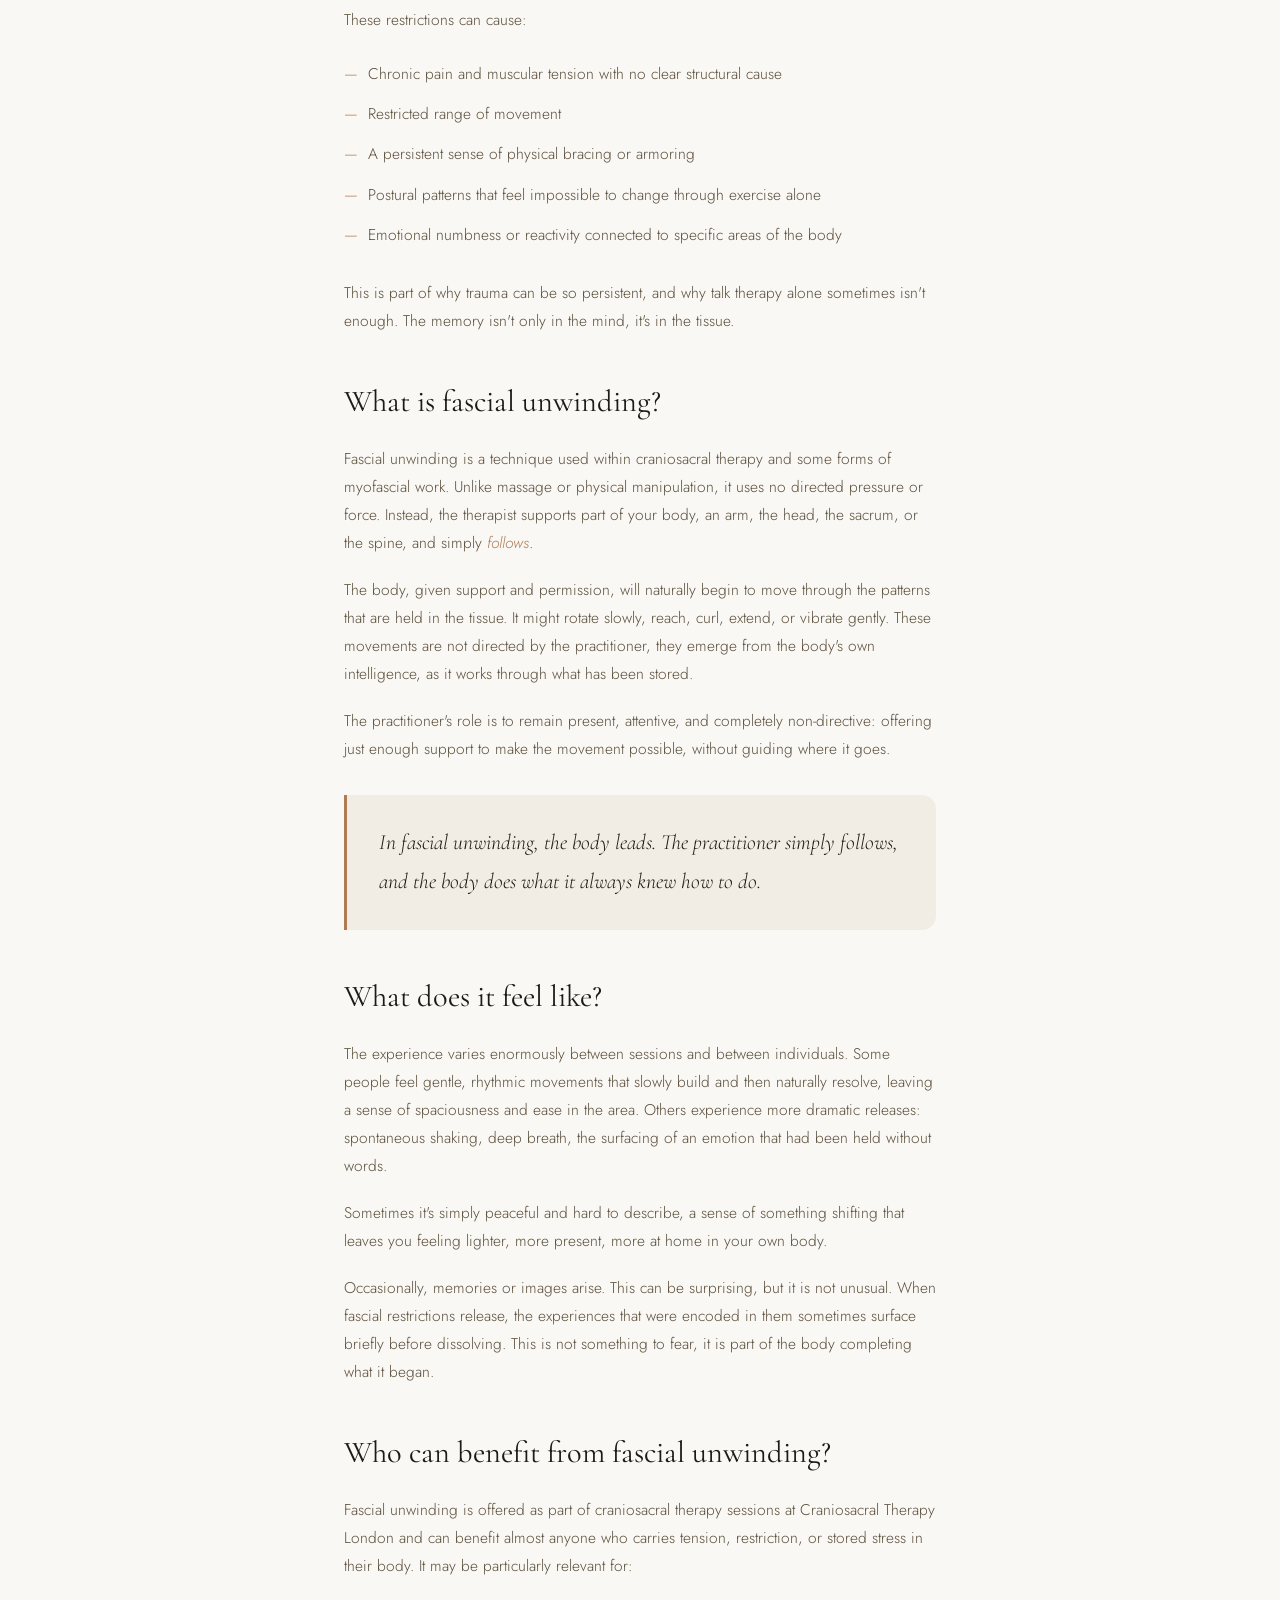
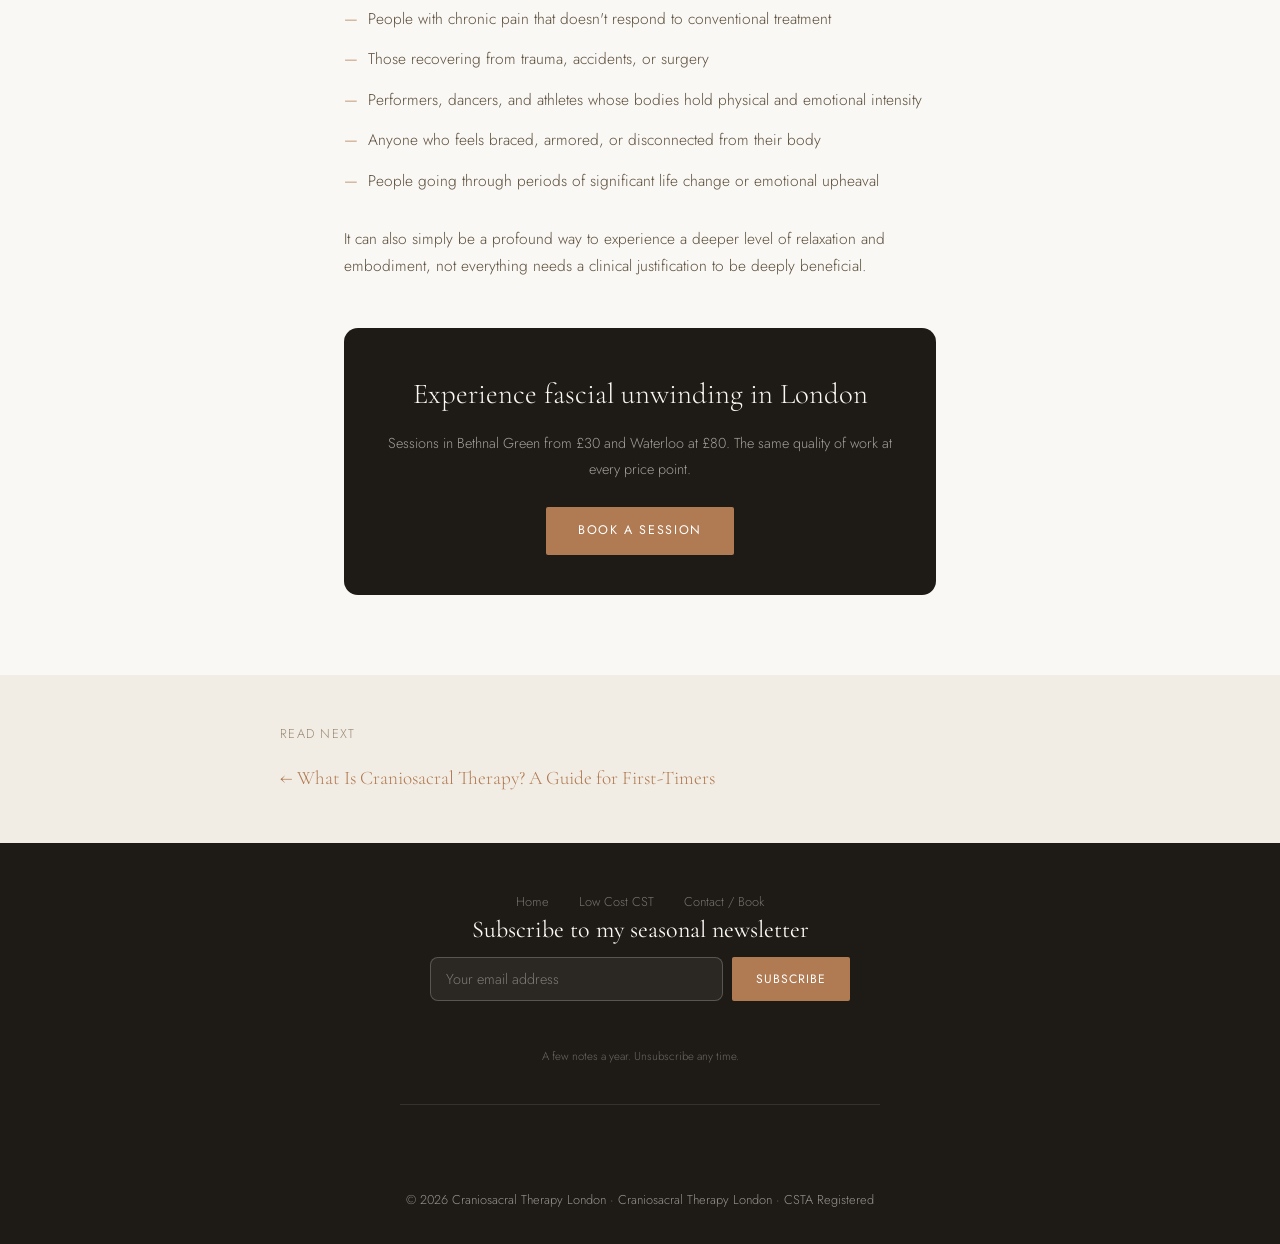
<file: what-is-fascial-unwinding.html>
<!DOCTYPE html>
<html lang="en-GB">
<head>
<meta charset="UTF-8">
<meta name="viewport" content="width=device-width, initial-scale=1.0">
<link rel="icon" href="/favicon.ico" sizes="32x32">
<link rel="icon" href="/favicon-48.png" type="image/png" sizes="48x48">
<link rel="icon" href="/favicon-192.png" type="image/png" sizes="192x192">
<link rel="apple-touch-icon" href="/apple-touch-icon.png">
<link rel="manifest" href="/site.webmanifest">
<title>What Is Fascial Unwinding and Why Does It Matter? | Craniosacral Therapy London</title>
<meta name="description" content="Fascia is the body's connective intelligence, and when it holds trauma, everything feels stuck. Here's what fascial unwinding is, how it works, and what it feels like.">
<meta name="robots" content="index, follow">
<link rel="canonical" href="https://craniosacraltherapylondon.com/what-is-fascial-unwinding">
<meta property="og:type" content="article">
<meta property="og:title" content="What Is Fascial Unwinding and Why Does It Matter?">
<meta property="og:description" content="Fascia holds tension, trauma, and memory. Fascial unwinding releases it, gently, completely, and in the body's own time.">
<meta property="og:locale" content="en_GB">
<script type="application/ld+json">
{"@context":"https://schema.org","@type":"Article","headline":"What Is Fascial Unwinding and Why Does It Matter?","description":"A guide to fascial unwinding, what fascia is, how it holds tension and trauma, and how the technique of fascial unwinding releases it.","author":{"@type":"Person","name":"Phoenix Tanner","url":"https://craniosacraltherapylondon.com"},"publisher":{"@type":"Organization","name":"Craniosacral Therapy London"},"datePublished":"2025-02-01"}
</script>
<link rel="preconnect" href="https://fonts.googleapis.com">
<link rel="preconnect" href="https://fonts.gstatic.com" crossorigin>
<link href="https://fonts.googleapis.com/css2?family=Cormorant+Garamond:ital,wght@0,300;0,400;0,500;1,300;1,400&family=Jost:wght@300;400;500&display=swap" rel="stylesheet">
<style>
:root{--cream:#faf8f4;--sand:#f2ede4;--clay:#b07a52;--terra:#9a6440;--deep:#1e1a15;--mid:#5c4f3d;--light:#9a8a76;--bord:rgba(30,26,21,0.1);--radius:14px;}
*,*::before,*::after{box-sizing:border-box;margin:0;padding:0;}
body{background:var(--cream);color:var(--deep);font-family:'Jost',sans-serif;font-weight:300;line-height:1.78;overflow-x:hidden;}
nav{position:sticky;top:0;z-index:200;background:rgba(250,248,244,.96);backdrop-filter:blur(10px);border-bottom:1px solid var(--bord);padding:0 5vw;}
.nav-inner{max-width:1200px;margin:0 auto;display:flex;align-items:center;justify-content:space-between;height:68px;}
.nav-logo{font-family:'Cormorant Garamond',serif;font-size:1.1rem;font-weight:400;color:var(--deep);text-decoration:none;}
.nav-links{display:flex;list-style:none;gap:.2rem;}
.nav-links a{display:block;padding:.45rem 1rem;font-size:.78rem;letter-spacing:.1em;text-transform:uppercase;color:var(--mid);text-decoration:none;transition:color .25s;}
.nav-links a:hover{color:var(--clay);}
.nav-book{background:var(--clay)!important;color:#fff!important;border-radius:2px;}
.blog-hero{background:var(--deep);padding:5rem 8vw;text-align:center;}
.blog-tag{font-size:.7rem;letter-spacing:.2em;text-transform:uppercase;color:var(--clay);margin-bottom:1rem;display:block;}
.blog-hero h1{font-family:'Cormorant Garamond',serif;font-size:clamp(2rem,4vw,3.5rem);font-weight:300;line-height:1.1;color:var(--cream);max-width:780px;margin:0 auto 1.2rem;}
.blog-meta{font-size:.8rem;color:rgba(250,248,244,.4);letter-spacing:.05em;}
.blog-body{max-width:720px;margin:0 auto;padding:5rem 5vw;}
.blog-body h2{font-family:'Cormorant Garamond',serif;font-size:1.9rem;font-weight:400;margin:2.5rem 0 1rem;}
.blog-body p{font-size:.97rem;color:var(--mid);margin-bottom:1.2rem;line-height:1.8;}
.blog-body strong{font-weight:500;color:var(--deep);}
.blog-body em{font-style:italic;color:var(--clay);}
.blog-body ul{margin:1rem 0 1.5rem;list-style:none;padding:0;}
.blog-body ul li{font-size:.97rem;color:var(--mid);padding:.4rem 0;padding-left:1.5rem;position:relative;}
.blog-body ul li::before{content:'—';color:var(--clay);position:absolute;left:0;}
.blog-pullquote{background:var(--sand);border-left:3px solid var(--clay);padding:1.8rem 2rem;margin:2rem 0;border-radius:0 var(--radius) var(--radius) 0;}
.blog-pullquote p{font-family:'Cormorant Garamond',serif;font-size:1.35rem;font-style:italic;color:var(--deep);margin:0;}
.blog-cta{background:var(--deep);border-radius:var(--radius);padding:2.5rem;text-align:center;margin:3rem 0 0;}
.blog-cta h3{font-family:'Cormorant Garamond',serif;font-size:1.8rem;font-weight:300;color:var(--cream);margin-bottom:.7rem;}
.blog-cta p{font-size:.9rem;color:rgba(250,248,244,.6);margin-bottom:1.5rem;}
.btn{display:inline-block;padding:.8rem 2rem;font-size:.78rem;letter-spacing:.13em;text-transform:uppercase;border-radius:2px;font-family:'Jost',sans-serif;font-weight:400;transition:background .25s;text-decoration:none;background:var(--clay);color:#fff;}
.btn:hover{background:var(--terra);}
.blog-nav{background:var(--sand);padding:3rem 8vw;}
.blog-nav-in{max-width:720px;margin:0 auto;}
.blog-nav p{font-size:.8rem;letter-spacing:.1em;text-transform:uppercase;color:var(--light);margin-bottom:1rem;}
.blog-nav a{color:var(--clay);text-decoration:none;font-family:'Cormorant Garamond',serif;font-size:1.2rem;}
footer{background:var(--deep);color:rgba(250,248,244,.55);padding:3rem 8vw 2rem;text-align:center;font-size:.8rem;}
footer a{color:rgba(250,248,244,.4);text-decoration:none;margin:0 .8rem;}
footer a:hover{color:var(--clay);}
@media(max-width:680px){.nav-links{display:none;}.blog-hero,.blog-body{padding:3rem 5vw;}}
</style>
<!-- Google tag (gtag.js) -->
<script async src="https://www.googletagmanager.com/gtag/js?id=G-5ZW5PGE2YG"></script>
<script>
  window.dataLayer = window.dataLayer || [];
  function gtag(){dataLayer.push(arguments);}
  gtag('js', new Date());
  gtag('config', 'G-5ZW5PGE2YG');
</script><link rel="stylesheet" href="/assets/newsletter.css">
</head>
<body>
<nav>
  <div class="nav-inner">
    <a class='nav-logo' href='/'>Craniosacral Therapy London</a>
    <ul class="nav-links" id="navLinks">
      <li><a href='/'>Home</a></li>
      <li><a href='/community-clinic'>Low Cost CST</a></li>
      <li><a href='/journal'>Journal</a></li>
      <li><a href='/faq'>FAQ</a></li>
      <li><a class='nav-book' href='/contact'>Contact / Book</a></li>
    </ul>
  </div>
</nav>
<div class="blog-hero">
  <span class="blog-tag">Fascial Unwinding · Deep Dive</span>
  <h1>What Is Fascial Unwinding and Why Does It Matter?</h1>
  <div class="blog-meta">By Phoenix Tanner, CSTA-registered therapist · London</div>
</div>
<article class="blog-body">
  <p>Most people have heard of muscles, bones, and nerves. Fewer people have heard of fascia, and almost nobody talks about it with the reverence it deserves. Yet fascia may be one of the most important tissues in the body for understanding why we hold tension, why trauma gets stuck, and why certain forms of bodywork can be so transformative.</p>
  <p>This article explains what fascia is, how it holds our stories, and what fascial unwinding means in practice, as a technique offered within craniosacral therapy.</p>

  <h2>What is fascia?</h2>
  <p>Fascia is the body's connective tissue, a continuous, three-dimensional web that wraps around, through, and between every muscle, organ, bone, nerve, and blood vessel in the body. It is made primarily of collagen and runs from head to toe without interruption: a single, continuous structure that holds everything in relationship to everything else.</p>
  <p>Think of fascia as the body's internal architecture. It gives you your shape. It transmits force. It allows different structures to glide past each other smoothly. And, crucially, it is <strong>highly sensory</strong>: fascia contains more sensory nerve endings than muscle, making it one of the body's primary organs of proprioception and interoception (the sense of where you are in space, and what is happening inside you).</p>

  <div class="blog-pullquote">
    <p>Fascia is not just scaffolding, it is a sensory organ, a communication system, and a carrier of the body's lived history.</p>
  </div>

  <h2>How does fascia hold tension and trauma?</h2>
  <p>When the body experiences stress, injury, or trauma, physical or emotional, it responds by contracting. Muscles tighten. Breath shortens. The nervous system shifts into a protective state. This is normal and adaptive in the short term.</p>
  <p>But when stress is sustained, or when a traumatic experience is not fully processed and released, those contractions can become patterned into the fascial tissue. The fascia thickens, loses elasticity, and forms what practitioners sometimes call <em>fascial restrictions</em>, areas of reduced mobility and altered texture that can persist for years or decades after the original event.</p>
  <p>These restrictions can cause:</p>
  <ul>
    <li>Chronic pain and muscular tension with no clear structural cause</li>
    <li>Restricted range of movement</li>
    <li>A persistent sense of physical bracing or armoring</li>
    <li>Postural patterns that feel impossible to change through exercise alone</li>
    <li>Emotional numbness or reactivity connected to specific areas of the body</li>
  </ul>
  <p>This is part of why trauma can be so persistent, and why talk therapy alone sometimes isn't enough. The memory isn't only in the mind, it's in the tissue.</p>

  <h2>What is fascial unwinding?</h2>
  <p>Fascial unwinding is a technique used within craniosacral therapy and some forms of myofascial work. Unlike massage or physical manipulation, it uses no directed pressure or force. Instead, the therapist supports part of your body, an arm, the head, the sacrum, or the spine, and simply <em>follows</em>.</p>
  <p>The body, given support and permission, will naturally begin to move through the patterns that are held in the tissue. It might rotate slowly, reach, curl, extend, or vibrate gently. These movements are not directed by the practitioner, they emerge from the body's own intelligence, as it works through what has been stored.</p>
  <p>The practitioner's role is to remain present, attentive, and completely non-directive: offering just enough support to make the movement possible, without guiding where it goes.</p>

  <div class="blog-pullquote">
    <p>In fascial unwinding, the body leads. The practitioner simply follows, and the body does what it always knew how to do.</p>
  </div>

  <h2>What does it feel like?</h2>
  <p>The experience varies enormously between sessions and between individuals. Some people feel gentle, rhythmic movements that slowly build and then naturally resolve, leaving a sense of spaciousness and ease in the area. Others experience more dramatic releases: spontaneous shaking, deep breath, the surfacing of an emotion that had been held without words.</p>
  <p>Sometimes it's simply peaceful and hard to describe, a sense of something shifting that leaves you feeling lighter, more present, more at home in your own body.</p>
  <p>Occasionally, memories or images arise. This can be surprising, but it is not unusual. When fascial restrictions release, the experiences that were encoded in them sometimes surface briefly before dissolving. This is not something to fear, it is part of the body completing what it began.</p>

  <h2>Who can benefit from fascial unwinding?</h2>
  <p>Fascial unwinding is offered as part of craniosacral therapy sessions at Craniosacral Therapy London and can benefit almost anyone who carries tension, restriction, or stored stress in their body. It may be particularly relevant for:</p>
  <ul>
    <li>People with chronic pain that doesn't respond to conventional treatment</li>
    <li>Those recovering from trauma, accidents, or surgery</li>
    <li>Performers, dancers, and athletes whose bodies hold physical and emotional intensity</li>
    <li>Anyone who feels braced, armored, or disconnected from their body</li>
    <li>People going through periods of significant life change or emotional upheaval</li>
  </ul>
  <p>It can also simply be a profound way to experience a deeper level of relaxation and embodiment, not everything needs a clinical justification to be deeply beneficial.</p>

  <div class="blog-cta">
    <h3>Experience fascial unwinding in London</h3>
    <p>Sessions in Bethnal Green from £30 and Waterloo at £80. The same quality of work at every price point.</p>
    <a class='btn' href='/contact'>Book a Session</a>
  </div>
</article>
<div class="blog-nav">
  <div class="blog-nav-in">
    <p>Read next</p>
    <a href='/what-is-craniosacral-therapy'>← What Is Craniosacral Therapy? A Guide for First-Timers</a>
  </div>
</div>
<footer>
  <a href='/'>Home</a>
  <a href='/community-clinic'>Low Cost CST</a>
  <a href='/contact'>Contact / Book</a>
  <div class="nl-signup">
    <div class="nl-heading">Subscribe to my seasonal newsletter</div>
    <form class="nl-form" id="newsletterForm" novalidate>
      <input id="nl-email" name="email" type="email" class="nl-input" placeholder="Your email address" aria-label="Email address" autocomplete="email" required>
      <div class="nl-hp" aria-hidden="true">
        <label for="nl-website">Website</label>
        <input id="nl-website" name="website" type="text" tabindex="-1" autocomplete="off">
      </div>
      <button type="submit" class="nl-btn">Subscribe</button>
    </form>
    <p class="nl-status" id="newsletterStatus" role="status" aria-live="polite"></p>
    <p class="nl-fineprint">A few notes a year. Unsubscribe any time.</p>
  </div>
  <br><br>
  &copy; <span id="yr"></span> Craniosacral Therapy London · Craniosacral Therapy London · CSTA Registered
</footer>
<script>document.getElementById('yr').textContent=new Date().getFullYear();</script>
<script defer src="/assets/track.js"></script>
</body>
</html>
</file>
<file: assets/newsletter.css>
/* Newsletter signup — shared across all 8 pages, lives inside the dark (--deep)
   footer. Namespaced .nl-* so it never collides with contact.html's inline
   .enquiry-* form styles, which sit on the same page. Uses the site's existing
   design tokens (:root vars are defined identically on every page). */

.nl-signup{
  max-width:480px;
  margin:0 auto 2.4rem;
  padding-bottom:2.4rem;
  border-bottom:1px solid rgba(250,248,244,.1);
}
.nl-eyebrow{
  display:block;
  font-family:'Jost',sans-serif;
  font-size:.7rem;
  letter-spacing:.22em;
  text-transform:uppercase;
  color:var(--clay);
  margin-bottom:.7rem;
}
.nl-heading{
  font-family:'Cormorant Garamond',serif;
  font-size:1.5rem;
  font-weight:400;
  color:var(--cream);
  line-height:1.3;
  margin-bottom:.7rem;
}
.nl-note{
  font-family:'Jost',sans-serif;
  font-weight:300;
  font-size:.82rem;
  color:rgba(250,248,244,.5);
  line-height:1.7;
  max-width:400px;
  margin:0 auto 1.4rem;
}
.nl-form{
  display:flex;
  flex-wrap:wrap;
  gap:.6rem;
  justify-content:center;
  max-width:420px;
  margin:0 auto;
}
.nl-input{
  flex:1 1 200px;
  min-width:0;
  font-family:'Jost',sans-serif;
  font-weight:300;
  font-size:.9rem;
  color:var(--cream);
  background:rgba(250,248,244,.06);
  border:1px solid rgba(250,248,244,.22);
  border-radius:8px;
  padding:.7rem .95rem;
}
.nl-input::placeholder{color:rgba(250,248,244,.4);}
.nl-input:focus{outline:2px solid var(--clay);outline-offset:1px;border-color:transparent;}
.nl-btn{
  flex:0 0 auto;
  background:var(--clay);
  color:#fff;
  border:none;
  border-radius:2px;
  padding:.72rem 1.5rem;
  font-family:'Jost',sans-serif;
  font-size:.76rem;
  letter-spacing:.08em;
  text-transform:uppercase;
  cursor:pointer;
  transition:background .25s;
}
.nl-btn:hover{background:var(--terra);}
.nl-btn:disabled{opacity:.6;cursor:default;}
/* honeypot — off-screen; real visitors never see or fill it */
.nl-hp{position:absolute;left:-9999px;width:1px;height:1px;overflow:hidden;}
.nl-status{
  font-family:'Jost',sans-serif;
  font-size:.82rem;
  line-height:1.6;
  min-height:1.2em;
  margin:1rem auto 0;
  max-width:400px;
}
.nl-status.ok{color:#8fce9f;}
.nl-status.err{color:#e0a08c;}
.nl-fineprint{
  font-family:'Jost',sans-serif;
  font-weight:300;
  font-size:.72rem;
  color:rgba(250,248,244,.35);
  margin:.9rem auto 0;
  max-width:400px;
  line-height:1.6;
}

@media(max-width:480px){
  .nl-form{flex-direction:column;}
  .nl-btn{width:100%;padding:.8rem 1.5rem;}
}
</file>
